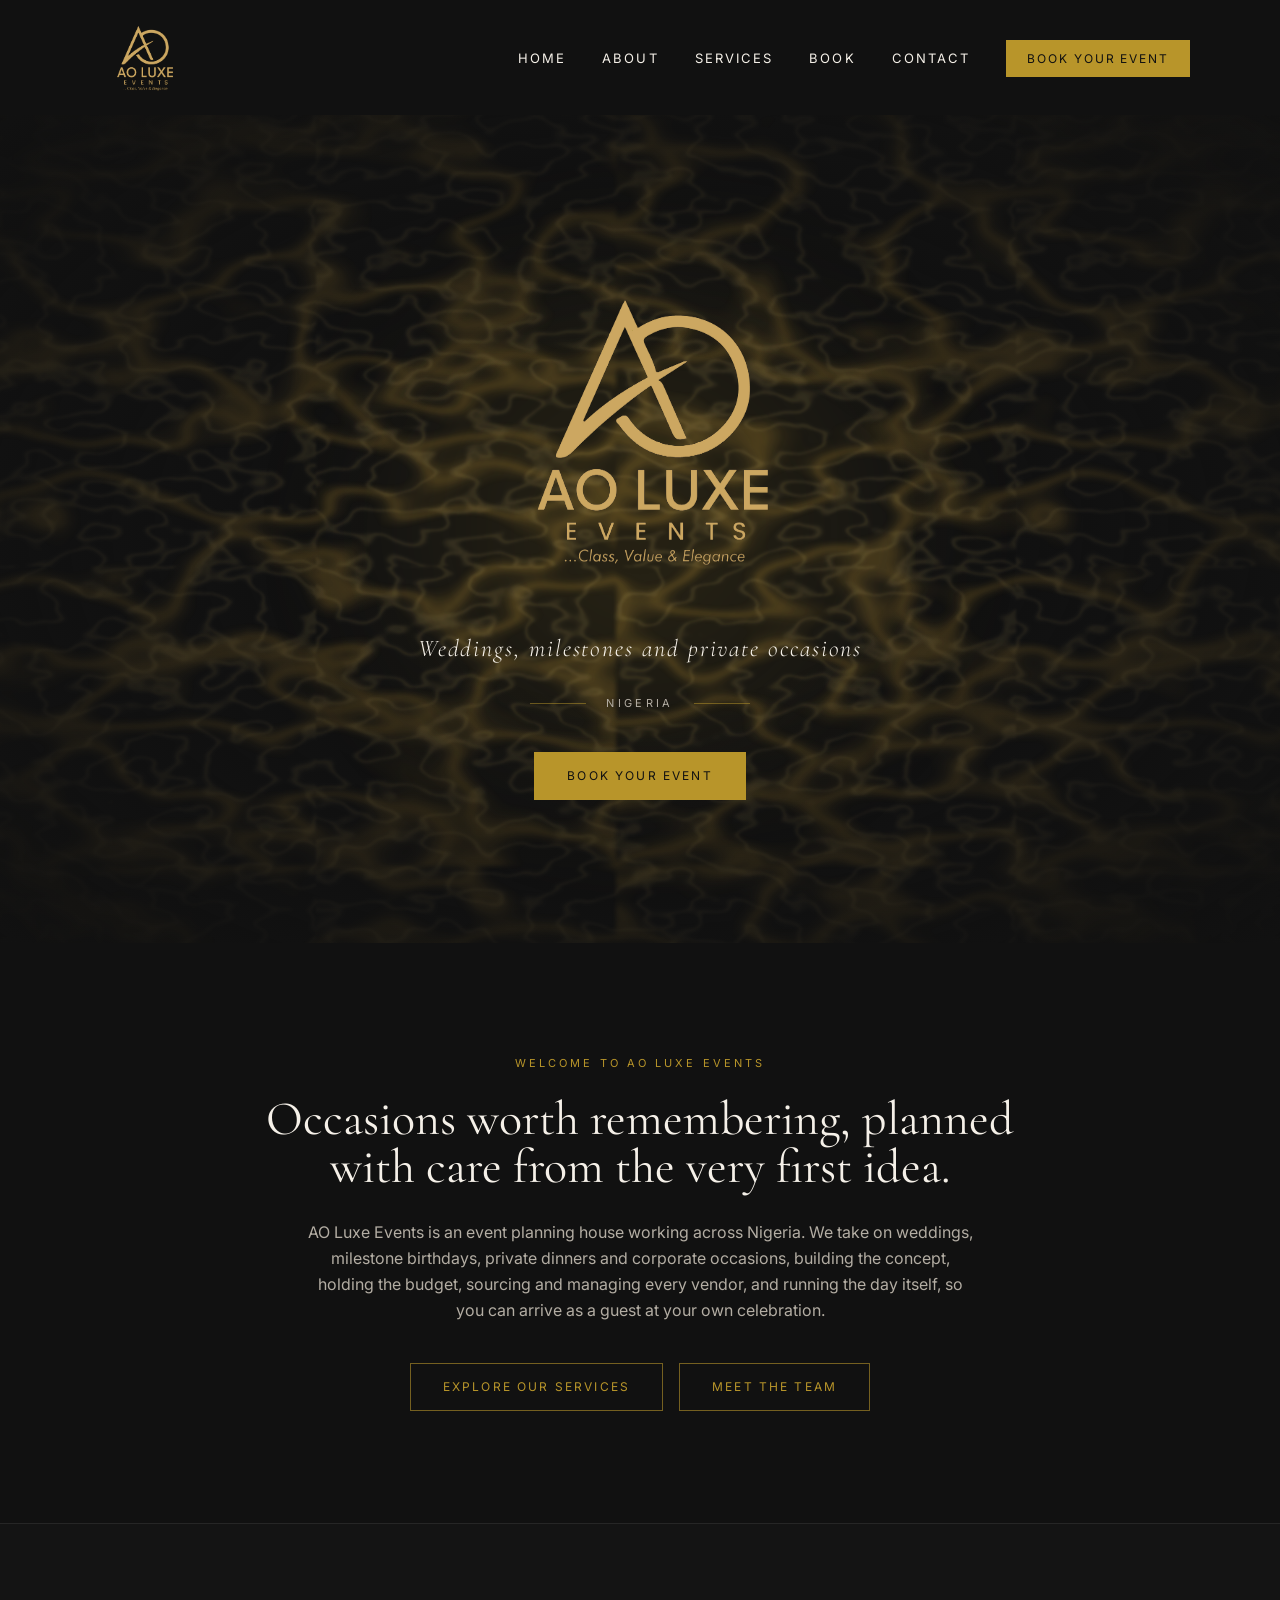
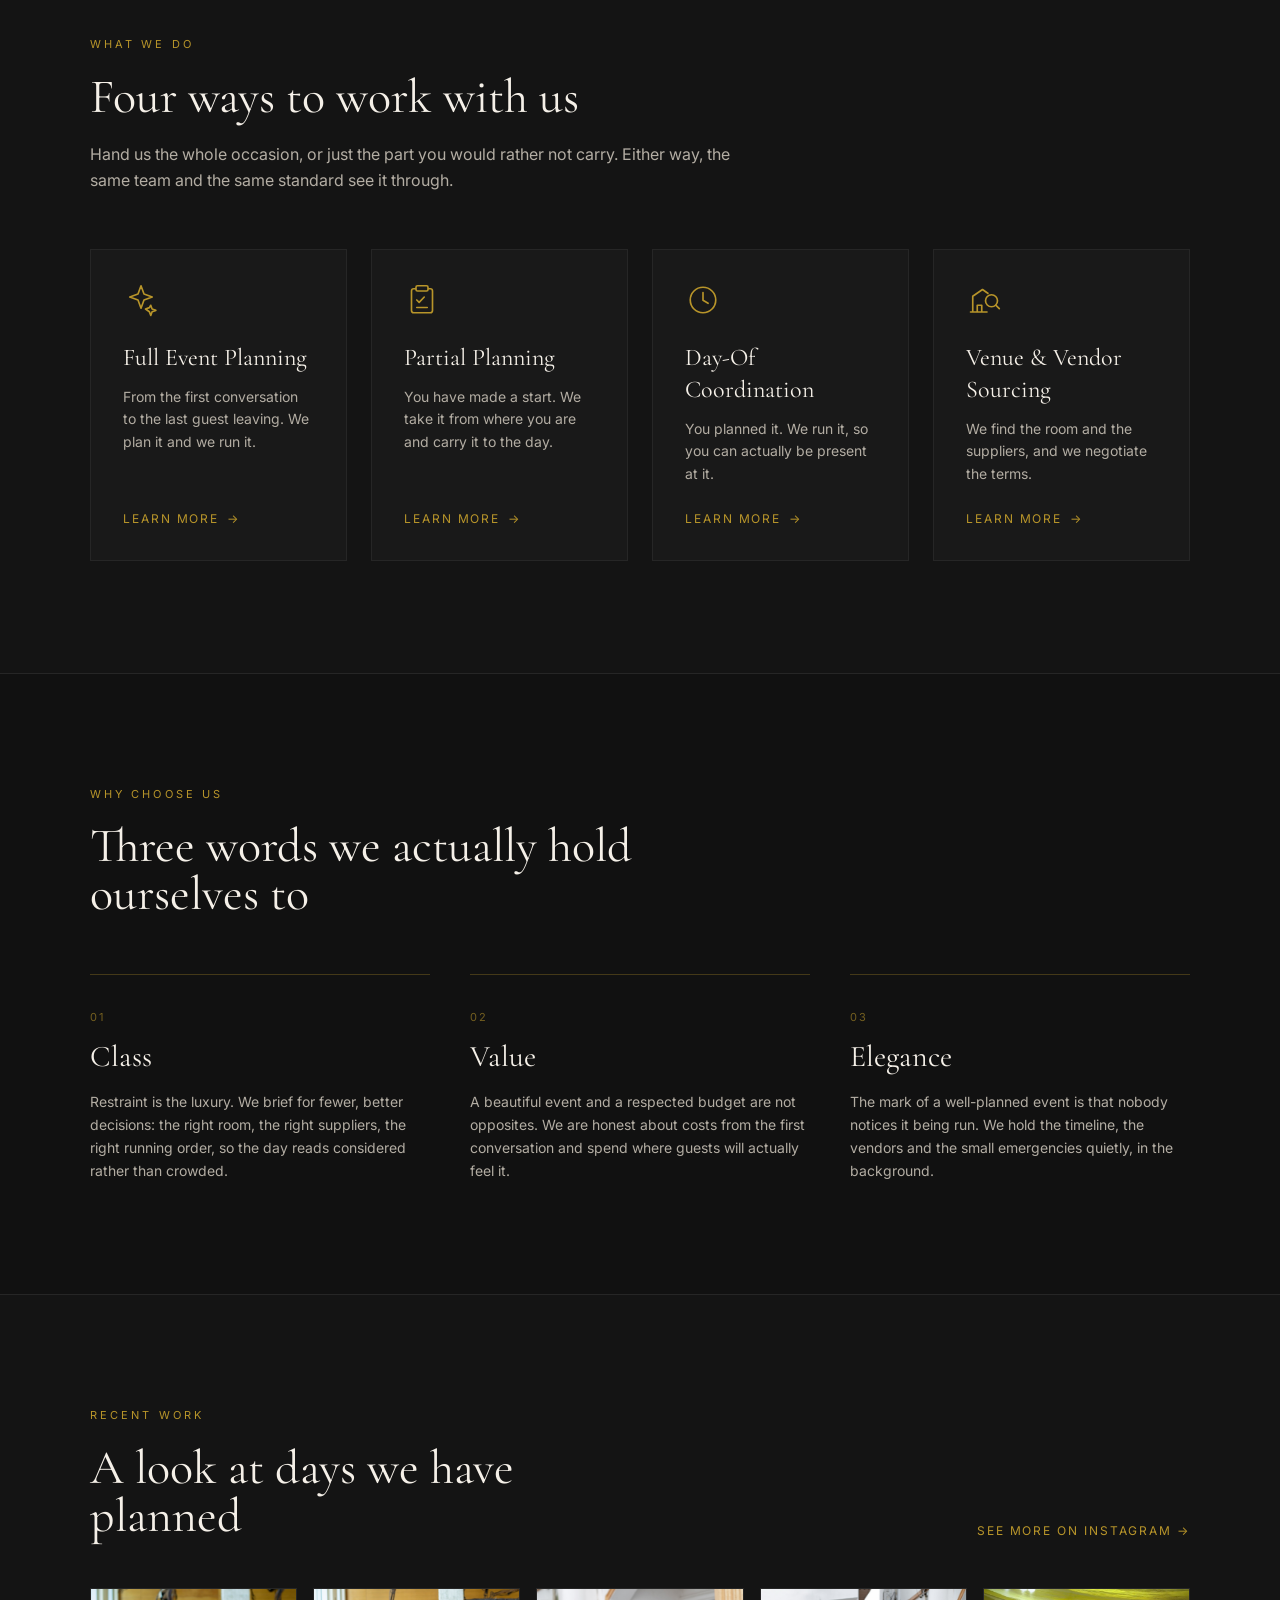
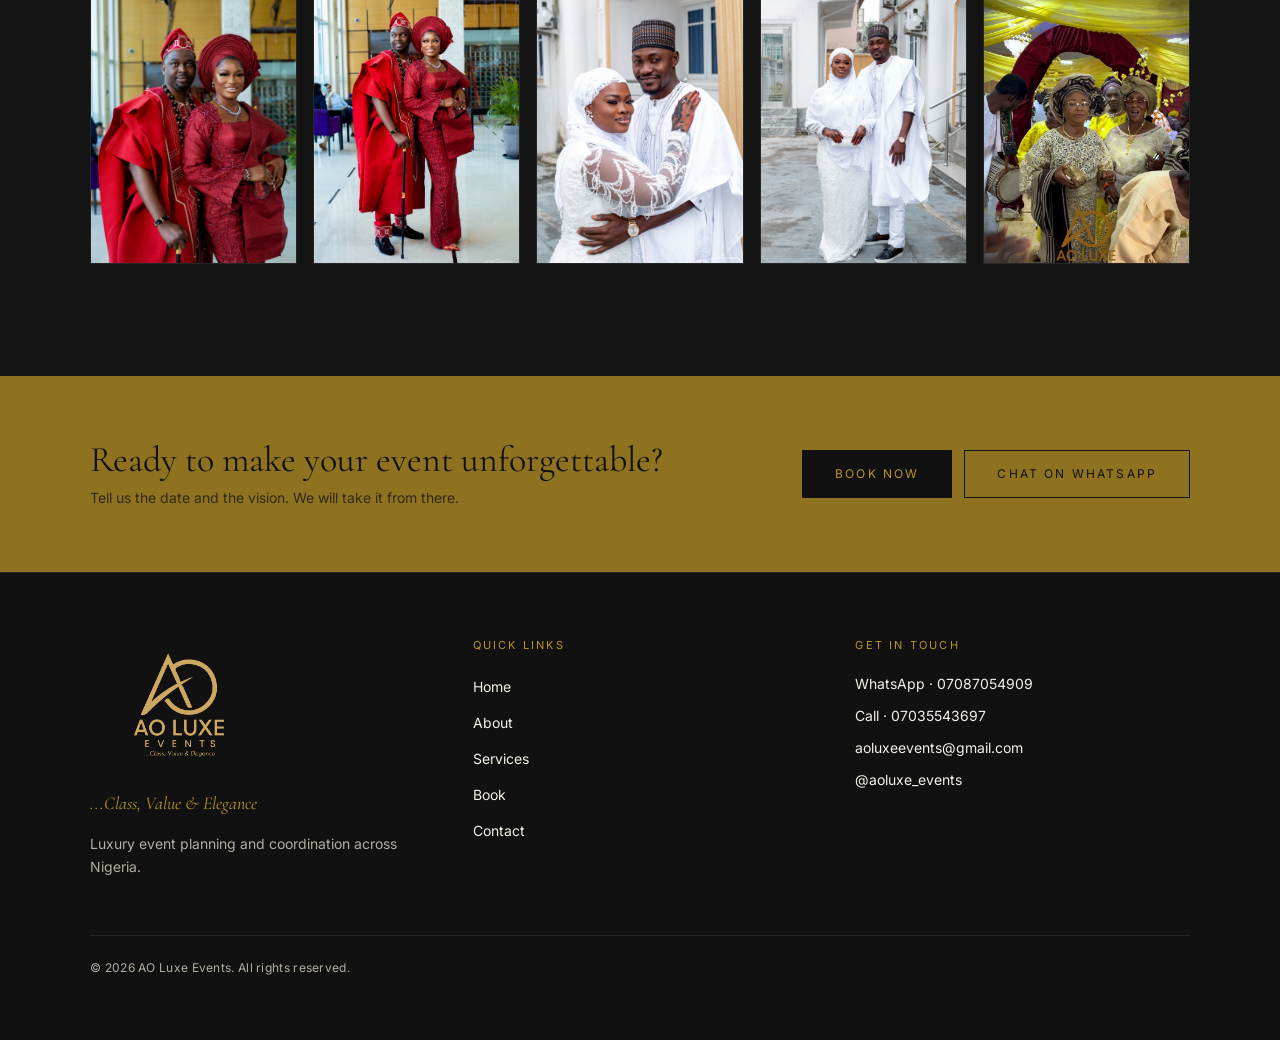
<file: AO LUXE /ao-luxe-vercel/index.html>
<!doctype html>
<html lang="en">
<head>
<meta charset="utf-8">
<meta name="viewport" content="width=device-width, initial-scale=1">
<title>AO Luxe Events | Class, Value &amp; Elegance</title>
<meta name="description" content="AO Luxe Events plans and coordinates luxury weddings, birthdays and corporate occasions across Nigeria. Class, value and elegance from first idea to final flourish.">
<link rel="icon" href="assets/images/logo.jpg">

<meta property="og:title" content="AO Luxe Events | Class, Value &amp; Elegance">
<meta property="og:description" content="AO Luxe Events plans and coordinates luxury weddings, birthdays and corporate occasions across Nigeria. Class, value and elegance from first idea to final flourish.">
<meta property="og:image" content="assets/images/logo.jpg">
<meta property="og:type" content="website">

<link rel="preconnect" href="https://fonts.googleapis.com">
<link rel="preconnect" href="https://fonts.gstatic.com" crossorigin>
<link href="https://fonts.googleapis.com/css2?family=Cormorant+Garamond:ital,wght@0,300;0,400;0,500;0,600;0,700;1,400&family=Inter:wght@300;400;500;600&display=swap" rel="stylesheet">

<link rel="stylesheet" href="assets/css/styles.css">
</head>
<body class="flex min-h-screen flex-col bg-ink font-body text-cream antialiased">

<header id="site-header" class="sticky top-0 z-50 border-b border-transparent bg-ink transition-colors duration-300">
  <nav class="mx-auto flex max-w-content items-center justify-between px-6 py-4 lg:px-10">

    <!--
      The logo file has a solid #0C0C0C background, a shade darker than
      the page. mix-blend-lighten drops that black so the gold sits
      directly on the page. The artwork itself is never altered.
    -->
    <a href="index.html" aria-label="AO Luxe Events home" class="block w-[86px] sm:w-[104px]">
      <img src="assets/images/logo.jpg" alt="AO Luxe Events, ...Class, Value &amp; Elegance"
           width="1190" height="935" class="h-auto w-full mix-blend-lighten">
    </a>

    <ul class="hidden items-center gap-9 md:flex">
              <li>
          <a href="index.html"
             class="font-body text-[13px] uppercase tracking-[0.16em] transition-colors duration-200 text-cream hover:text-gold-light">
            Home          </a>
        </li>
              <li>
          <a href="about.html"
             class="font-body text-[13px] uppercase tracking-[0.16em] transition-colors duration-200 text-cream hover:text-gold-light">
            About          </a>
        </li>
              <li>
          <a href="services.html"
             class="font-body text-[13px] uppercase tracking-[0.16em] transition-colors duration-200 text-cream hover:text-gold-light">
            Services          </a>
        </li>
              <li>
          <a href="book.html"
             class="font-body text-[13px] uppercase tracking-[0.16em] transition-colors duration-200 text-cream hover:text-gold-light">
            Book          </a>
        </li>
              <li>
          <a href="contact.html"
             class="font-body text-[13px] uppercase tracking-[0.16em] transition-colors duration-200 text-cream hover:text-gold-light">
            Contact          </a>
        </li>
            <li>
        <a href="book.html" class="border border-gold bg-gold px-5 py-2.5 font-body text-[12px] uppercase tracking-[0.16em] text-ink transition-all duration-200 hover:bg-gold-light">
          Book Your Event
        </a>
      </li>
    </ul>

    <button type="button" id="menu-toggle" aria-expanded="false" aria-label="Open menu"
            class="flex h-10 w-10 flex-col items-center justify-center gap-[5px] md:hidden">
      <span class="block h-px w-6 bg-gold transition-transform duration-300"></span>
      <span class="block h-px w-6 bg-gold transition-opacity duration-200"></span>
      <span class="block h-px w-6 bg-gold transition-transform duration-300"></span>
    </button>
  </nav>

  <div id="mobile-menu" class="hidden border-t border-ink-line bg-ink md:hidden">
    <ul class="flex flex-col px-6 py-2">
              <li class="border-b border-ink-line last:border-0">
          <a href="index.html" class="block py-4 font-body text-sm uppercase tracking-[0.16em] text-cream">
            Home          </a>
        </li>
              <li class="border-b border-ink-line last:border-0">
          <a href="about.html" class="block py-4 font-body text-sm uppercase tracking-[0.16em] text-cream">
            About          </a>
        </li>
              <li class="border-b border-ink-line last:border-0">
          <a href="services.html" class="block py-4 font-body text-sm uppercase tracking-[0.16em] text-cream">
            Services          </a>
        </li>
              <li class="border-b border-ink-line last:border-0">
          <a href="book.html" class="block py-4 font-body text-sm uppercase tracking-[0.16em] text-cream">
            Book          </a>
        </li>
              <li class="border-b border-ink-line last:border-0">
          <a href="contact.html" class="block py-4 font-body text-sm uppercase tracking-[0.16em] text-cream">
            Contact          </a>
        </li>
          </ul>
    <div class="px-6 pb-6">
      <a href="book.html" class="block bg-gold px-5 py-3 text-center font-body text-[12px] uppercase tracking-[0.16em] text-ink">Book Your Event</a>
    </div>
  </div>
</header>

<main class="flex-1">

<!--
  1. HERO
  Light, water and typography on one clock. The caustic sheets drift
  behind the mark; the logo blends into them rather than sitting on
  top, so the light appears to pass through the artwork. Timings and
  the full timeline are documented in assets/css/styles.css.
-->
<section class="hero">
  <div class="hero-water hero-water--a" aria-hidden="true"></div>
  <div class="hero-water hero-water--b" aria-hidden="true"></div>
  <div class="hero-pool" aria-hidden="true"></div>
  <div class="hero-vignette" aria-hidden="true"></div>

  <div class="hero-copy">
    <div class="hero-mark">
      <img src="assets/images/logo.jpg" alt="AO Luxe Events, ...Class, Value &amp; Elegance"
           width="1190" height="935">
    </div>

    <p class="hero-line">Weddings, milestones and private occasions</p>

    <div class="hero-rule">
      <span aria-hidden="true"></span>
      <span class="hero-place">Nigeria</span>
      <span aria-hidden="true"></span>
    </div>

    <a href="book.html" class="btn-gold hero-cta">Book Your Event</a>
  </div>
</section>

<!-- 2. INTRODUCTION -->
<section class="section text-center">
  <p class="eyebrow">Welcome to AO Luxe Events</p>
  <h1 class="mx-auto mt-6 max-w-3xl font-display text-4xl leading-[1.15] text-cream sm:text-5xl">
    Occasions worth remembering, planned with care from the very first idea.
  </h1>
  <p class="mx-auto mt-7 max-w-2xl font-body text-base leading-relaxed text-cream-muted">
    AO Luxe Events is an event planning house working across Nigeria. We take on
    weddings, milestone birthdays, private dinners and corporate occasions,
    building the concept, holding the budget, sourcing and managing every vendor,
    and running the day itself, so you can arrive as a guest at your own celebration.
  </p>
  <div class="mt-10 flex flex-col items-center justify-center gap-4 sm:flex-row">
    <a href="services.html" class="btn-outline">Explore Our Services</a>
    <a href="about.html" class="btn-outline">Meet The Team</a>
  </div>
</section>

<!-- 3. SERVICES -->
<section class="border-y border-ink-line bg-ink-soft/40">
  <div class="section">
    <div class="max-w-2xl">
      <p class="eyebrow">What We Do</p>
      <h2 class="mt-5 font-display text-4xl leading-tight text-cream sm:text-5xl">Four ways to work with us</h2>
      <p class="mt-5 font-body text-base leading-relaxed text-cream-muted">
        Hand us the whole occasion, or just the part you would rather not carry.
        Either way, the same team and the same standard see it through.
      </p>
    </div>

    <div class="mt-14 grid gap-6 sm:grid-cols-2 lg:grid-cols-4">
              <article class="group flex h-full flex-col border border-ink-line bg-ink-soft p-8 transition-all duration-300 hover:border-gold/50">
          <div class="h-9 w-9 text-gold">  <svg viewBox="0 0 24 24" stroke-width="1.1" class="h-full w-full fill-none stroke-current">
    <path d="M12 2.5 14 8l5.5 2-5.5 2-2 5.5-2-5.5L4.5 10 10 8z" stroke-linejoin="round"/>
    <path d="M18.5 15.5 19.4 18l2.5.9-2.5.9-.9 2.5-.9-2.5L15 18l2.6-.9z" stroke-linejoin="round"/>
  </svg>
</div>
          <h3 class="mt-6 font-display text-2xl text-cream">Full Event Planning</h3>
          <p class="mt-3 flex-1 font-body text-sm leading-relaxed text-cream-muted">From the first conversation to the last guest leaving. We plan it and we run it.</p>
          <a href="services.html#full-planning" class="mt-6 inline-flex items-center gap-2 font-body text-[12px] uppercase tracking-[0.16em] text-gold transition-colors duration-200 hover:text-gold-light">
            Learn More <span aria-hidden="true">&rarr;</span>
          </a>
        </article>
              <article class="group flex h-full flex-col border border-ink-line bg-ink-soft p-8 transition-all duration-300 hover:border-gold/50">
          <div class="h-9 w-9 text-gold">  <svg viewBox="0 0 24 24" stroke-width="1.1" class="h-full w-full fill-none stroke-current">
    <path d="M8 4.5H6.5A1.5 1.5 0 0 0 5 6v13a1.5 1.5 0 0 0 1.5 1.5h11A1.5 1.5 0 0 0 19 19V6a1.5 1.5 0 0 0-1.5-1.5H16" stroke-linejoin="round"/>
    <rect x="8" y="2.5" width="8" height="3.5" rx="1"/>
    <path d="m8.5 12 1.6 1.6L13.5 10" stroke-linecap="round" stroke-linejoin="round"/>
    <path d="M8.5 17h7" stroke-linecap="round"/>
  </svg>
</div>
          <h3 class="mt-6 font-display text-2xl text-cream">Partial Planning</h3>
          <p class="mt-3 flex-1 font-body text-sm leading-relaxed text-cream-muted">You have made a start. We take it from where you are and carry it to the day.</p>
          <a href="services.html#partial-planning" class="mt-6 inline-flex items-center gap-2 font-body text-[12px] uppercase tracking-[0.16em] text-gold transition-colors duration-200 hover:text-gold-light">
            Learn More <span aria-hidden="true">&rarr;</span>
          </a>
        </article>
              <article class="group flex h-full flex-col border border-ink-line bg-ink-soft p-8 transition-all duration-300 hover:border-gold/50">
          <div class="h-9 w-9 text-gold">  <svg viewBox="0 0 24 24" stroke-width="1.1" class="h-full w-full fill-none stroke-current">
    <circle cx="12" cy="12" r="8.5"/>
    <path d="M12 7v5.2l3.4 2" stroke-linecap="round" stroke-linejoin="round"/>
  </svg>
</div>
          <h3 class="mt-6 font-display text-2xl text-cream">Day-Of Coordination</h3>
          <p class="mt-3 flex-1 font-body text-sm leading-relaxed text-cream-muted">You planned it. We run it, so you can actually be present at it.</p>
          <a href="services.html#day-of" class="mt-6 inline-flex items-center gap-2 font-body text-[12px] uppercase tracking-[0.16em] text-gold transition-colors duration-200 hover:text-gold-light">
            Learn More <span aria-hidden="true">&rarr;</span>
          </a>
        </article>
              <article class="group flex h-full flex-col border border-ink-line bg-ink-soft p-8 transition-all duration-300 hover:border-gold/50">
          <div class="h-9 w-9 text-gold">  <svg viewBox="0 0 24 24" stroke-width="1.1" class="h-full w-full fill-none stroke-current">
    <path d="M3 20h11" stroke-linecap="round"/>
    <path d="M4.5 20V9.5L11 5l4 2.8" stroke-linejoin="round"/>
    <path d="M7.5 20v-4.5h3V20" stroke-linejoin="round"/>
    <circle cx="17" cy="12.5" r="4"/>
    <path d="m20 15.6 2.2 2.2" stroke-linecap="round"/>
  </svg>
</div>
          <h3 class="mt-6 font-display text-2xl text-cream">Venue &amp; Vendor Sourcing</h3>
          <p class="mt-3 flex-1 font-body text-sm leading-relaxed text-cream-muted">We find the room and the suppliers, and we negotiate the terms.</p>
          <a href="services.html#sourcing" class="mt-6 inline-flex items-center gap-2 font-body text-[12px] uppercase tracking-[0.16em] text-gold transition-colors duration-200 hover:text-gold-light">
            Learn More <span aria-hidden="true">&rarr;</span>
          </a>
        </article>
          </div>
  </div>
</section>

<!-- 4. WHY CHOOSE US -->
<section class="section">
  <div class="max-w-2xl">
    <p class="eyebrow">Why Choose Us</p>
    <h2 class="mt-5 font-display text-4xl leading-tight text-cream sm:text-5xl">Three words we actually hold ourselves to</h2>
  </div>
  <div class="mt-14 grid gap-10 md:grid-cols-3">
          <div class="border-t border-gold/30 pt-7">
        <span class="font-body text-[11px] tracking-[0.2em] text-gold/60">01</span>
        <h3 class="mt-3 font-display text-3xl text-cream">Class</h3>
        <p class="mt-4 font-body text-sm leading-relaxed text-cream-muted">Restraint is the luxury. We brief for fewer, better decisions: the right room, the right suppliers, the right running order, so the day reads considered rather than crowded.</p>
      </div>
          <div class="border-t border-gold/30 pt-7">
        <span class="font-body text-[11px] tracking-[0.2em] text-gold/60">02</span>
        <h3 class="mt-3 font-display text-3xl text-cream">Value</h3>
        <p class="mt-4 font-body text-sm leading-relaxed text-cream-muted">A beautiful event and a respected budget are not opposites. We are honest about costs from the first conversation and spend where guests will actually feel it.</p>
      </div>
          <div class="border-t border-gold/30 pt-7">
        <span class="font-body text-[11px] tracking-[0.2em] text-gold/60">03</span>
        <h3 class="mt-3 font-display text-3xl text-cream">Elegance</h3>
        <p class="mt-4 font-body text-sm leading-relaxed text-cream-muted">The mark of a well-planned event is that nobody notices it being run. We hold the timeline, the vendors and the small emergencies quietly, in the background.</p>
      </div>
      </div>
</section>

<!-- 5. RECENT WORK -->
<section id="recent-work" class="border-t border-ink-line bg-ink-soft/40">
  <div class="section">
    <div class="flex flex-col gap-6 sm:flex-row sm:items-end sm:justify-between">
      <div class="max-w-xl">
        <p class="eyebrow">Recent Work</p>
        <h2 class="mt-5 font-display text-4xl leading-tight text-cream sm:text-5xl">A look at days we have planned</h2>
      </div>
      <a href="https://instagram.com/aoluxe_events" target="_blank" rel="noopener" class="font-body text-[12px] uppercase tracking-[0.16em] text-gold transition-colors duration-200 hover:text-gold-light">
        See more on Instagram &rarr;
      </a>
    </div>

    <div class="mt-12 grid grid-cols-2 gap-4 sm:grid-cols-3 lg:grid-cols-5">
              <div class="aspect-[3/4] w-full overflow-hidden border border-ink-line bg-ink-soft">
          <img src="assets/images/gallery/event-1.jpg" alt="Couple in matching red aso-oke and gele at a traditional wedding planned by AO Luxe Events" loading="lazy"
               class="h-full w-full object-cover transition-transform duration-700 hover:scale-[1.04]">
        </div>
              <div class="aspect-[3/4] w-full overflow-hidden border border-ink-line bg-ink-soft">
          <img src="assets/images/gallery/event-2.jpg" alt="Bride and groom in red traditional attire at their wedding reception venue" loading="lazy"
               class="h-full w-full object-cover transition-transform duration-700 hover:scale-[1.04]">
        </div>
              <div class="aspect-[3/4] w-full overflow-hidden border border-ink-line bg-ink-soft">
          <img src="assets/images/gallery/event-3.jpg" alt="Couple in white lace and agbada at their nikkai, planned by AO Luxe Events" loading="lazy"
               class="h-full w-full object-cover transition-transform duration-700 hover:scale-[1.04]">
        </div>
              <div class="aspect-[3/4] w-full overflow-hidden border border-ink-line bg-ink-soft">
          <img src="assets/images/gallery/event-4.jpg" alt="Bride and groom in white traditional attire on their wedding day" loading="lazy"
               class="h-full w-full object-cover transition-transform duration-700 hover:scale-[1.04]">
        </div>
              <div class="aspect-[3/4] w-full overflow-hidden border border-ink-line bg-ink-soft">
          <img src="assets/images/gallery/event-5.jpg" alt="Guests arriving under a draped canopy at a reception planned by AO Luxe Events" loading="lazy"
               class="h-full w-full object-cover transition-transform duration-700 hover:scale-[1.04]">
        </div>
          </div>
  </div>
</section>

<section class="bg-gold-dark">
  <div class="mx-auto flex max-w-content flex-col items-center gap-6 px-6 py-16 text-center lg:flex-row lg:justify-between lg:px-10 lg:text-left">
    <div>
      <h2 class="font-display text-3xl leading-tight text-ink sm:text-4xl">Ready to make your event unforgettable?</h2>
      <p class="mt-2 font-body text-sm text-ink/75">Tell us the date and the vision. We will take it from there.</p>
    </div>
    <div class="flex flex-col gap-3 sm:flex-row">
      <a href="book.html" class="inline-flex items-center justify-center border border-ink bg-ink px-8 py-3.5 font-body text-[12px] uppercase tracking-[0.18em] text-gold transition-opacity duration-300 hover:opacity-85">Book Now</a>
      <a href="https://wa.me/2347087054909?text=Hello%20AO%20Luxe%20Events%2C%20I%20would%20like%20to%20enquire%20about%20booking%20an%20event." target="_blank" rel="noopener" class="inline-flex items-center justify-center border border-ink px-8 py-3.5 font-body text-[12px] uppercase tracking-[0.18em] text-ink transition-colors duration-300 hover:bg-ink hover:text-gold">Chat on WhatsApp</a>
    </div>
  </div>
</section>
</main>

<footer class="border-t border-ink-line bg-ink">
  <div class="mx-auto max-w-content px-6 py-16 lg:px-10">
    <div class="grid gap-12 md:grid-cols-3">

      <div>
        <a href="index.html" class="block w-[168px]">
          <img src="assets/images/logo.jpg" alt="AO Luxe Events"
               width="1190" height="935" class="h-auto w-full mix-blend-lighten">
        </a>
        <p class="mt-5 font-display text-lg italic text-gold">...Class, Value &amp; Elegance</p>
        <p class="mt-4 max-w-xs font-body text-sm leading-relaxed text-cream-muted">Luxury event planning and coordination across Nigeria.</p>
      </div>

      <div>
        <h4 class="font-body text-[11px] uppercase tracking-[0.2em] text-gold">Quick Links</h4>
        <ul class="mt-5 space-y-3">
                      <li><a href="index.html" class="font-body text-sm text-cream transition-colors duration-200 hover:text-gold">Home</a></li>
                      <li><a href="about.html" class="font-body text-sm text-cream transition-colors duration-200 hover:text-gold">About</a></li>
                      <li><a href="services.html" class="font-body text-sm text-cream transition-colors duration-200 hover:text-gold">Services</a></li>
                      <li><a href="book.html" class="font-body text-sm text-cream transition-colors duration-200 hover:text-gold">Book</a></li>
                      <li><a href="contact.html" class="font-body text-sm text-cream transition-colors duration-200 hover:text-gold">Contact</a></li>
                  </ul>
      </div>

      <div>
        <h4 class="font-body text-[11px] uppercase tracking-[0.2em] text-gold">Get In Touch</h4>
        <ul class="mt-5 space-y-3 font-body text-sm text-cream">
          <li><a href="https://wa.me/2347087054909?text=Hello%20AO%20Luxe%20Events%2C%20I%20would%20like%20to%20enquire%20about%20booking%20an%20event." target="_blank" rel="noopener" class="transition-colors duration-200 hover:text-gold">WhatsApp &middot; 07087054909</a></li>
          <li><a href="tel:+2347035543697" class="transition-colors duration-200 hover:text-gold">Call &middot; 07035543697</a></li>
          <li><a href="mailto:aoluxeevents@gmail.com" class="break-all transition-colors duration-200 hover:text-gold">aoluxeevents@gmail.com</a></li>
          <li><a href="https://instagram.com/aoluxe_events" target="_blank" rel="noopener" class="transition-colors duration-200 hover:text-gold">@aoluxe_events</a></li>
        </ul>
      </div>
    </div>

    <div class="mt-14 border-t border-ink-line pt-6">
      <p class="font-body text-xs tracking-wide text-cream-muted">
        &copy; 2026 AO Luxe Events. All rights reserved.
      </p>
    </div>
  </div>
</footer>

<script src="assets/js/script.js"></script>
</body>
</html>
</file>
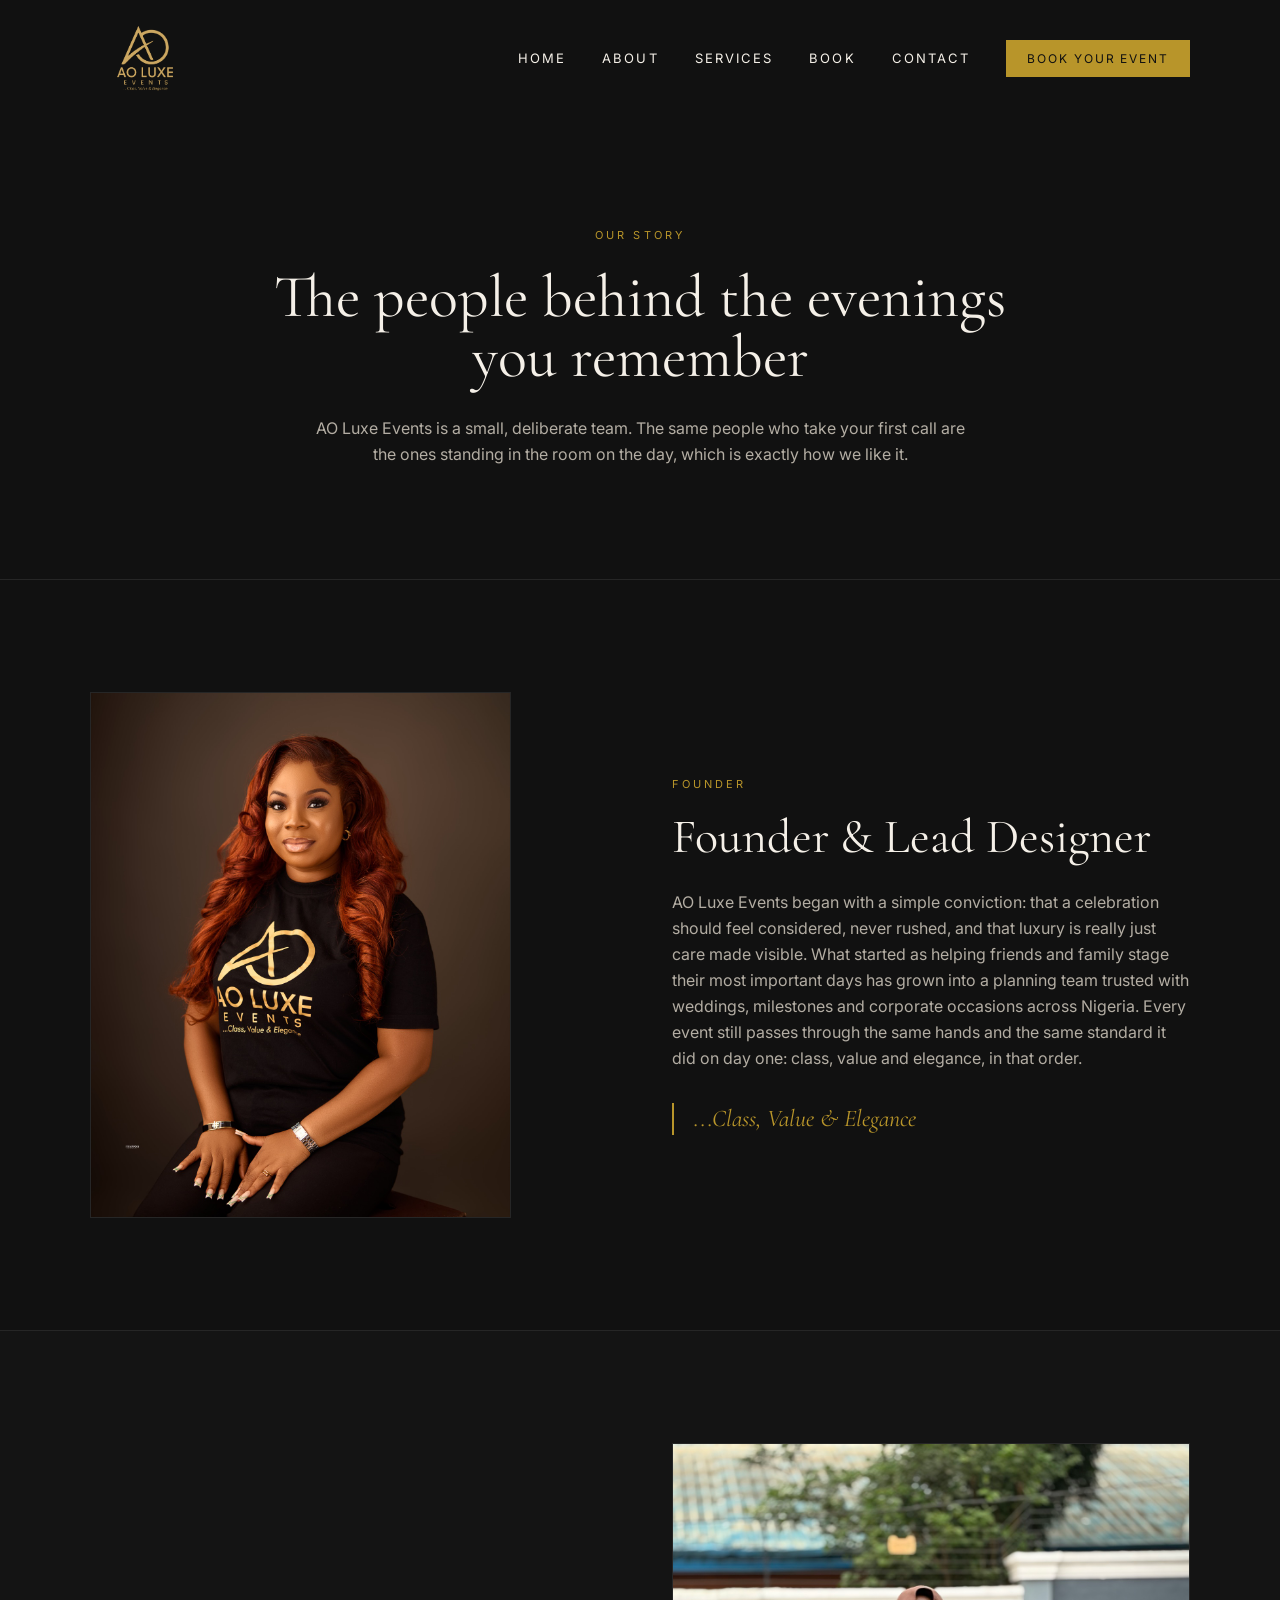
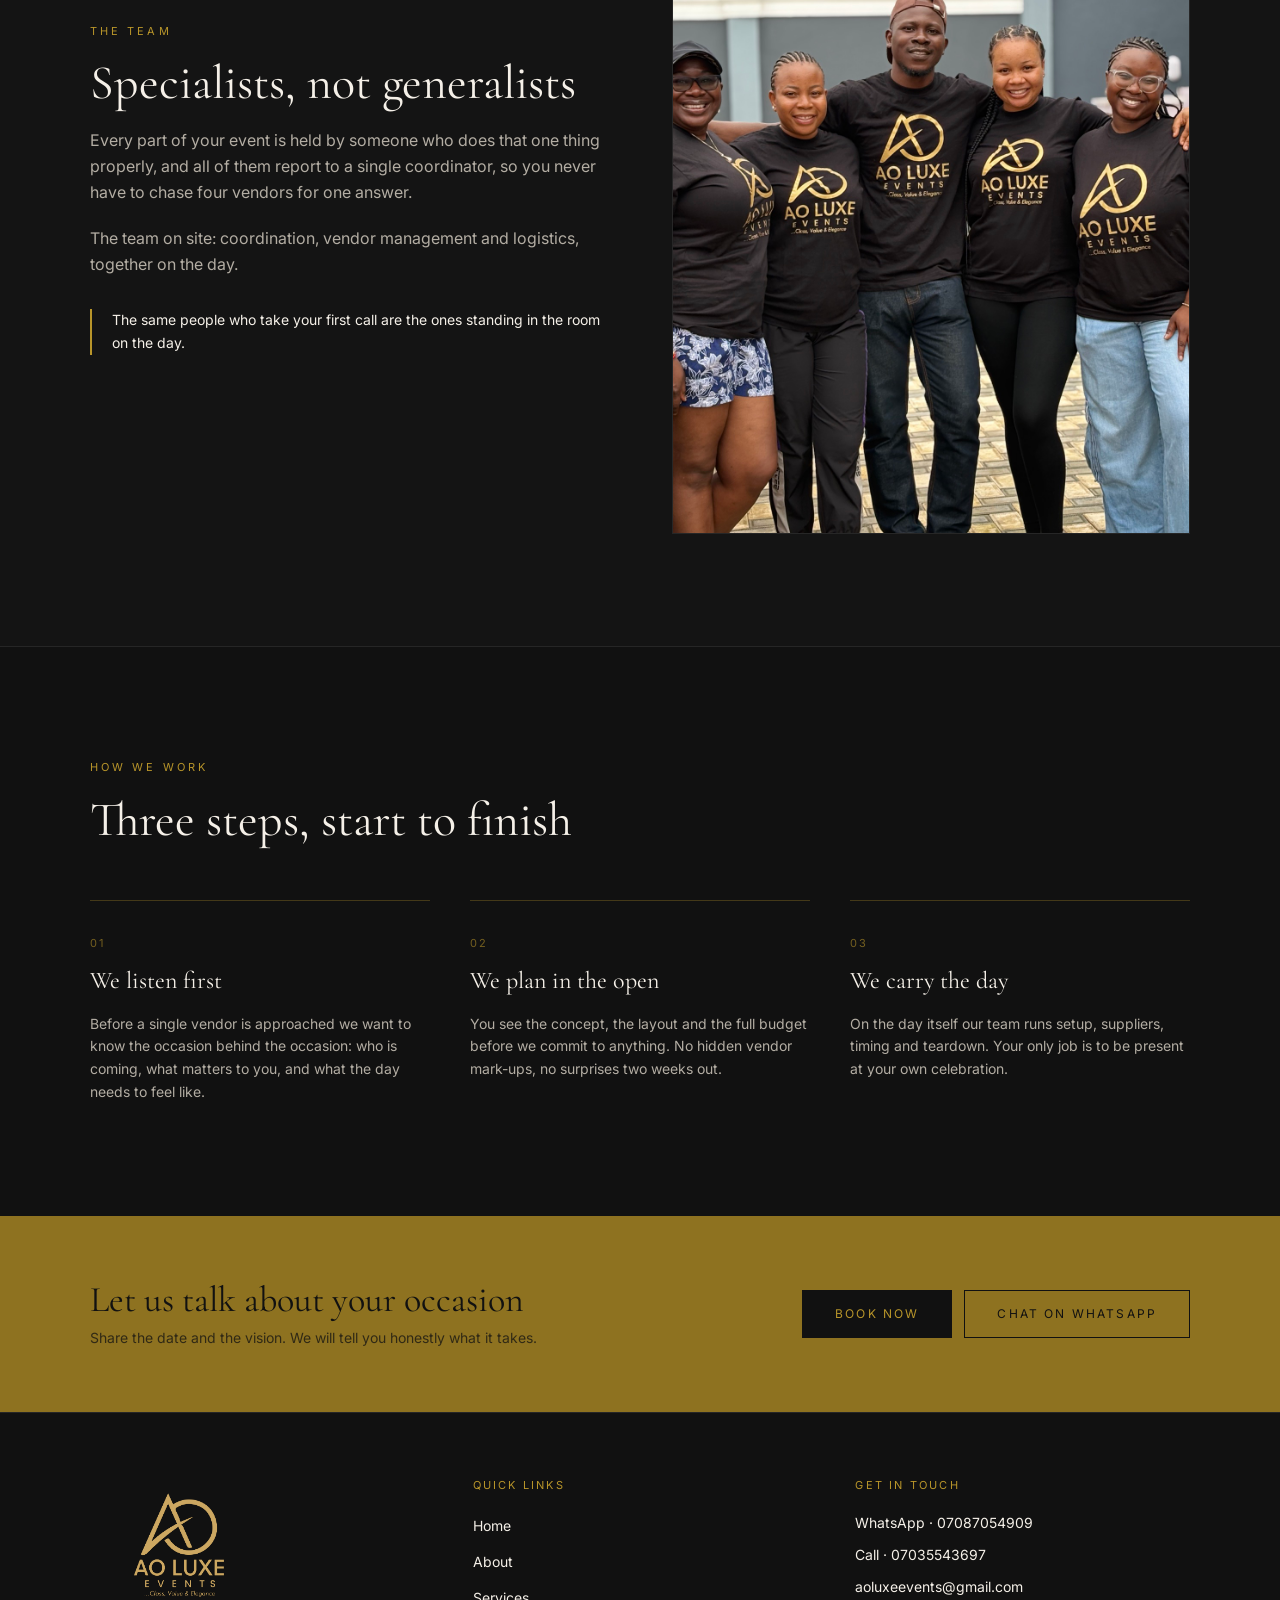
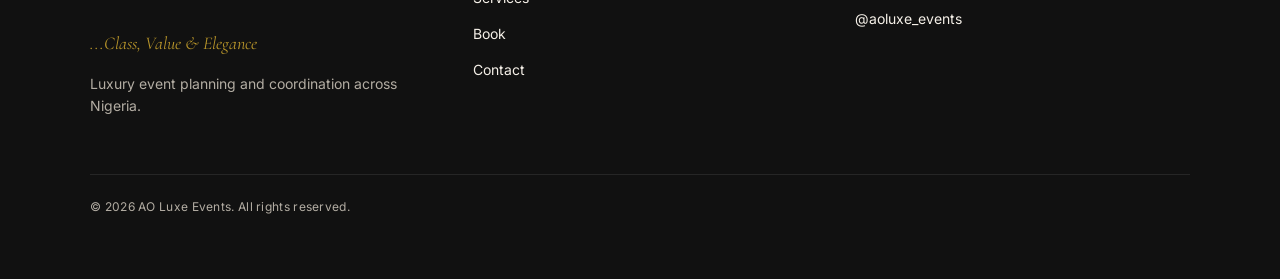
<file: AO LUXE /ao-luxe-vercel/about.html>
<!doctype html>
<html lang="en">
<head>
<meta charset="utf-8">
<meta name="viewport" content="width=device-width, initial-scale=1">
<title>About | AO Luxe Events</title>
<meta name="description" content="Meet the founder and team behind AO Luxe Events, a Nigerian luxury event planning house built on class, value and elegance.">
<link rel="icon" href="assets/images/logo.jpg">

<meta property="og:title" content="About | AO Luxe Events">
<meta property="og:description" content="Meet the founder and team behind AO Luxe Events, a Nigerian luxury event planning house built on class, value and elegance.">
<meta property="og:image" content="assets/images/logo.jpg">
<meta property="og:type" content="website">

<link rel="preconnect" href="https://fonts.googleapis.com">
<link rel="preconnect" href="https://fonts.gstatic.com" crossorigin>
<link href="https://fonts.googleapis.com/css2?family=Cormorant+Garamond:ital,wght@0,300;0,400;0,500;0,600;0,700;1,400&family=Inter:wght@300;400;500;600&display=swap" rel="stylesheet">

<link rel="stylesheet" href="assets/css/styles.css">
</head>
<body class="flex min-h-screen flex-col bg-ink font-body text-cream antialiased">

<header id="site-header" class="sticky top-0 z-50 border-b border-transparent bg-ink transition-colors duration-300">
  <nav class="mx-auto flex max-w-content items-center justify-between px-6 py-4 lg:px-10">

    <!--
      The logo file has a solid #0C0C0C background, a shade darker than
      the page. mix-blend-lighten drops that black so the gold sits
      directly on the page. The artwork itself is never altered.
    -->
    <a href="index.html" aria-label="AO Luxe Events home" class="block w-[86px] sm:w-[104px]">
      <img src="assets/images/logo.jpg" alt="AO Luxe Events, ...Class, Value &amp; Elegance"
           width="1190" height="935" class="h-auto w-full mix-blend-lighten">
    </a>

    <ul class="hidden items-center gap-9 md:flex">
              <li>
          <a href="index.html"
             class="font-body text-[13px] uppercase tracking-[0.16em] transition-colors duration-200 text-cream hover:text-gold-light">
            Home          </a>
        </li>
              <li>
          <a href="about.html"
             class="font-body text-[13px] uppercase tracking-[0.16em] transition-colors duration-200 text-cream hover:text-gold-light">
            About          </a>
        </li>
              <li>
          <a href="services.html"
             class="font-body text-[13px] uppercase tracking-[0.16em] transition-colors duration-200 text-cream hover:text-gold-light">
            Services          </a>
        </li>
              <li>
          <a href="book.html"
             class="font-body text-[13px] uppercase tracking-[0.16em] transition-colors duration-200 text-cream hover:text-gold-light">
            Book          </a>
        </li>
              <li>
          <a href="contact.html"
             class="font-body text-[13px] uppercase tracking-[0.16em] transition-colors duration-200 text-cream hover:text-gold-light">
            Contact          </a>
        </li>
            <li>
        <a href="book.html" class="border border-gold bg-gold px-5 py-2.5 font-body text-[12px] uppercase tracking-[0.16em] text-ink transition-all duration-200 hover:bg-gold-light">
          Book Your Event
        </a>
      </li>
    </ul>

    <button type="button" id="menu-toggle" aria-expanded="false" aria-label="Open menu"
            class="flex h-10 w-10 flex-col items-center justify-center gap-[5px] md:hidden">
      <span class="block h-px w-6 bg-gold transition-transform duration-300"></span>
      <span class="block h-px w-6 bg-gold transition-opacity duration-200"></span>
      <span class="block h-px w-6 bg-gold transition-transform duration-300"></span>
    </button>
  </nav>

  <div id="mobile-menu" class="hidden border-t border-ink-line bg-ink md:hidden">
    <ul class="flex flex-col px-6 py-2">
              <li class="border-b border-ink-line last:border-0">
          <a href="index.html" class="block py-4 font-body text-sm uppercase tracking-[0.16em] text-cream">
            Home          </a>
        </li>
              <li class="border-b border-ink-line last:border-0">
          <a href="about.html" class="block py-4 font-body text-sm uppercase tracking-[0.16em] text-cream">
            About          </a>
        </li>
              <li class="border-b border-ink-line last:border-0">
          <a href="services.html" class="block py-4 font-body text-sm uppercase tracking-[0.16em] text-cream">
            Services          </a>
        </li>
              <li class="border-b border-ink-line last:border-0">
          <a href="book.html" class="block py-4 font-body text-sm uppercase tracking-[0.16em] text-cream">
            Book          </a>
        </li>
              <li class="border-b border-ink-line last:border-0">
          <a href="contact.html" class="block py-4 font-body text-sm uppercase tracking-[0.16em] text-cream">
            Contact          </a>
        </li>
          </ul>
    <div class="px-6 pb-6">
      <a href="book.html" class="block bg-gold px-5 py-3 text-center font-body text-[12px] uppercase tracking-[0.16em] text-ink">Book Your Event</a>
    </div>
  </div>
</header>

<main class="flex-1">

<section class="border-b border-ink-line">
  <div class="section text-center">
    <p class="eyebrow">Our Story</p>
    <h1 class="mx-auto mt-6 max-w-3xl font-display text-5xl leading-[1.1] text-cream sm:text-6xl">The people behind the evenings you remember</h1>
    <p class="mx-auto mt-7 max-w-2xl font-body text-base leading-relaxed text-cream-muted">
      AO Luxe Events is a small, deliberate team. The same people who take
      your first call are the ones standing in the room on the day, which is exactly how we like it.
    </p>
  </div>
</section>

<section class="section">
  <div class="grid items-center gap-12 lg:grid-cols-12 lg:gap-16">
    <div class="lg:col-span-5">
      <div class="aspect-[4/5] w-full overflow-hidden border border-ink-line bg-ink-soft">
        <img src="assets/images/team/owner-photo.jpg" alt="Founder &amp; Lead Designer, Founder &amp; Lead Designer of AO Luxe Events" class="h-full w-full object-cover">
      </div>
    </div>
    <div class="lg:col-span-6 lg:col-start-7">
      <p class="eyebrow">Founder</p>
      <h2 class="mt-5 font-display text-4xl leading-tight text-cream sm:text-5xl">Founder &amp; Lead Designer</h2>
            <p class="mt-7 font-body text-base leading-relaxed text-cream-muted">AO Luxe Events began with a simple conviction: that a celebration should feel considered, never rushed, and that luxury is really just care made visible. What started as helping friends and family stage their most important days has grown into a planning team trusted with weddings, milestones and corporate occasions across Nigeria. Every event still passes through the same hands and the same standard it did on day one: class, value and elegance, in that order.</p>
      <p class="mt-8 border-l-2 border-gold pl-5 font-display text-2xl italic text-gold">...Class, Value &amp; Elegance</p>
    </div>
  </div>
</section>

<section class="border-y border-ink-line bg-ink-soft/40">
  <div class="section grid items-center gap-12 lg:grid-cols-12 lg:gap-16">
    <div class="lg:col-span-6">
      <p class="eyebrow">The Team</p>
      <h2 class="mt-5 font-display text-4xl leading-tight text-cream sm:text-5xl">Specialists, not generalists</h2>
      <p class="mt-5 font-body text-base leading-relaxed text-cream-muted">
        Every part of your event is held by someone who does that one thing
        properly, and all of them report to a single coordinator, so you never
        have to chase four vendors for one answer.
      </p>
      <p class="mt-5 font-body text-base leading-relaxed text-cream-muted">The team on site: coordination, vendor management and logistics, together on the day.</p>
      <p class="mt-8 border-l-2 border-gold pl-5 font-body text-sm leading-relaxed text-cream">
        The same people who take your first call are the ones standing in the room on the day.
      </p>
    </div>
    <div class="lg:col-span-6">
      <div class="aspect-[3/4] w-full overflow-hidden border border-ink-line bg-ink-soft">
        <img src="assets/images/team/team-group.jpg" alt="The AO Luxe Events team on site, in branded shirts" loading="lazy" class="h-full w-full object-cover">
      </div>
    </div>
  </div>
</section>

<section class="section">
  <div class="max-w-2xl">
    <p class="eyebrow">How We Work</p>
    <h2 class="mt-5 font-display text-4xl leading-tight text-cream sm:text-5xl">Three steps, start to finish</h2>
  </div>
  <div class="mt-14 grid gap-10 md:grid-cols-3">
          <div class="border-t border-gold/30 pt-7">
        <span class="font-body text-[11px] tracking-[0.2em] text-gold/60">01</span>
        <h3 class="mt-3 font-display text-2xl text-cream">We listen first</h3>
        <p class="mt-4 font-body text-sm leading-relaxed text-cream-muted">Before a single vendor is approached we want to know the occasion behind the occasion: who is coming, what matters to you, and what the day needs to feel like.</p>
      </div>
          <div class="border-t border-gold/30 pt-7">
        <span class="font-body text-[11px] tracking-[0.2em] text-gold/60">02</span>
        <h3 class="mt-3 font-display text-2xl text-cream">We plan in the open</h3>
        <p class="mt-4 font-body text-sm leading-relaxed text-cream-muted">You see the concept, the layout and the full budget before we commit to anything. No hidden vendor mark-ups, no surprises two weeks out.</p>
      </div>
          <div class="border-t border-gold/30 pt-7">
        <span class="font-body text-[11px] tracking-[0.2em] text-gold/60">03</span>
        <h3 class="mt-3 font-display text-2xl text-cream">We carry the day</h3>
        <p class="mt-4 font-body text-sm leading-relaxed text-cream-muted">On the day itself our team runs setup, suppliers, timing and teardown. Your only job is to be present at your own celebration.</p>
      </div>
      </div>
</section>

<section class="bg-gold-dark">
  <div class="mx-auto flex max-w-content flex-col items-center gap-6 px-6 py-16 text-center lg:flex-row lg:justify-between lg:px-10 lg:text-left">
    <div>
      <h2 class="font-display text-3xl leading-tight text-ink sm:text-4xl">Let us talk about your occasion</h2>
      <p class="mt-2 font-body text-sm text-ink/75">Share the date and the vision. We will tell you honestly what it takes.</p>
    </div>
    <div class="flex flex-col gap-3 sm:flex-row">
      <a href="book.html" class="inline-flex items-center justify-center border border-ink bg-ink px-8 py-3.5 font-body text-[12px] uppercase tracking-[0.18em] text-gold transition-opacity duration-300 hover:opacity-85">Book Now</a>
      <a href="https://wa.me/2347087054909?text=Hello%20AO%20Luxe%20Events%2C%20I%20would%20like%20to%20enquire%20about%20booking%20an%20event." target="_blank" rel="noopener" class="inline-flex items-center justify-center border border-ink px-8 py-3.5 font-body text-[12px] uppercase tracking-[0.18em] text-ink transition-colors duration-300 hover:bg-ink hover:text-gold">Chat on WhatsApp</a>
    </div>
  </div>
</section>
</main>

<footer class="border-t border-ink-line bg-ink">
  <div class="mx-auto max-w-content px-6 py-16 lg:px-10">
    <div class="grid gap-12 md:grid-cols-3">

      <div>
        <a href="index.html" class="block w-[168px]">
          <img src="assets/images/logo.jpg" alt="AO Luxe Events"
               width="1190" height="935" class="h-auto w-full mix-blend-lighten">
        </a>
        <p class="mt-5 font-display text-lg italic text-gold">...Class, Value &amp; Elegance</p>
        <p class="mt-4 max-w-xs font-body text-sm leading-relaxed text-cream-muted">Luxury event planning and coordination across Nigeria.</p>
      </div>

      <div>
        <h4 class="font-body text-[11px] uppercase tracking-[0.2em] text-gold">Quick Links</h4>
        <ul class="mt-5 space-y-3">
                      <li><a href="index.html" class="font-body text-sm text-cream transition-colors duration-200 hover:text-gold">Home</a></li>
                      <li><a href="about.html" class="font-body text-sm text-cream transition-colors duration-200 hover:text-gold">About</a></li>
                      <li><a href="services.html" class="font-body text-sm text-cream transition-colors duration-200 hover:text-gold">Services</a></li>
                      <li><a href="book.html" class="font-body text-sm text-cream transition-colors duration-200 hover:text-gold">Book</a></li>
                      <li><a href="contact.html" class="font-body text-sm text-cream transition-colors duration-200 hover:text-gold">Contact</a></li>
                  </ul>
      </div>

      <div>
        <h4 class="font-body text-[11px] uppercase tracking-[0.2em] text-gold">Get In Touch</h4>
        <ul class="mt-5 space-y-3 font-body text-sm text-cream">
          <li><a href="https://wa.me/2347087054909?text=Hello%20AO%20Luxe%20Events%2C%20I%20would%20like%20to%20enquire%20about%20booking%20an%20event." target="_blank" rel="noopener" class="transition-colors duration-200 hover:text-gold">WhatsApp &middot; 07087054909</a></li>
          <li><a href="tel:+2347035543697" class="transition-colors duration-200 hover:text-gold">Call &middot; 07035543697</a></li>
          <li><a href="mailto:aoluxeevents@gmail.com" class="break-all transition-colors duration-200 hover:text-gold">aoluxeevents@gmail.com</a></li>
          <li><a href="https://instagram.com/aoluxe_events" target="_blank" rel="noopener" class="transition-colors duration-200 hover:text-gold">@aoluxe_events</a></li>
        </ul>
      </div>
    </div>

    <div class="mt-14 border-t border-ink-line pt-6">
      <p class="font-body text-xs tracking-wide text-cream-muted">
        &copy; 2026 AO Luxe Events. All rights reserved.
      </p>
    </div>
  </div>
</footer>

<script src="assets/js/script.js"></script>
</body>
</html>
</file>
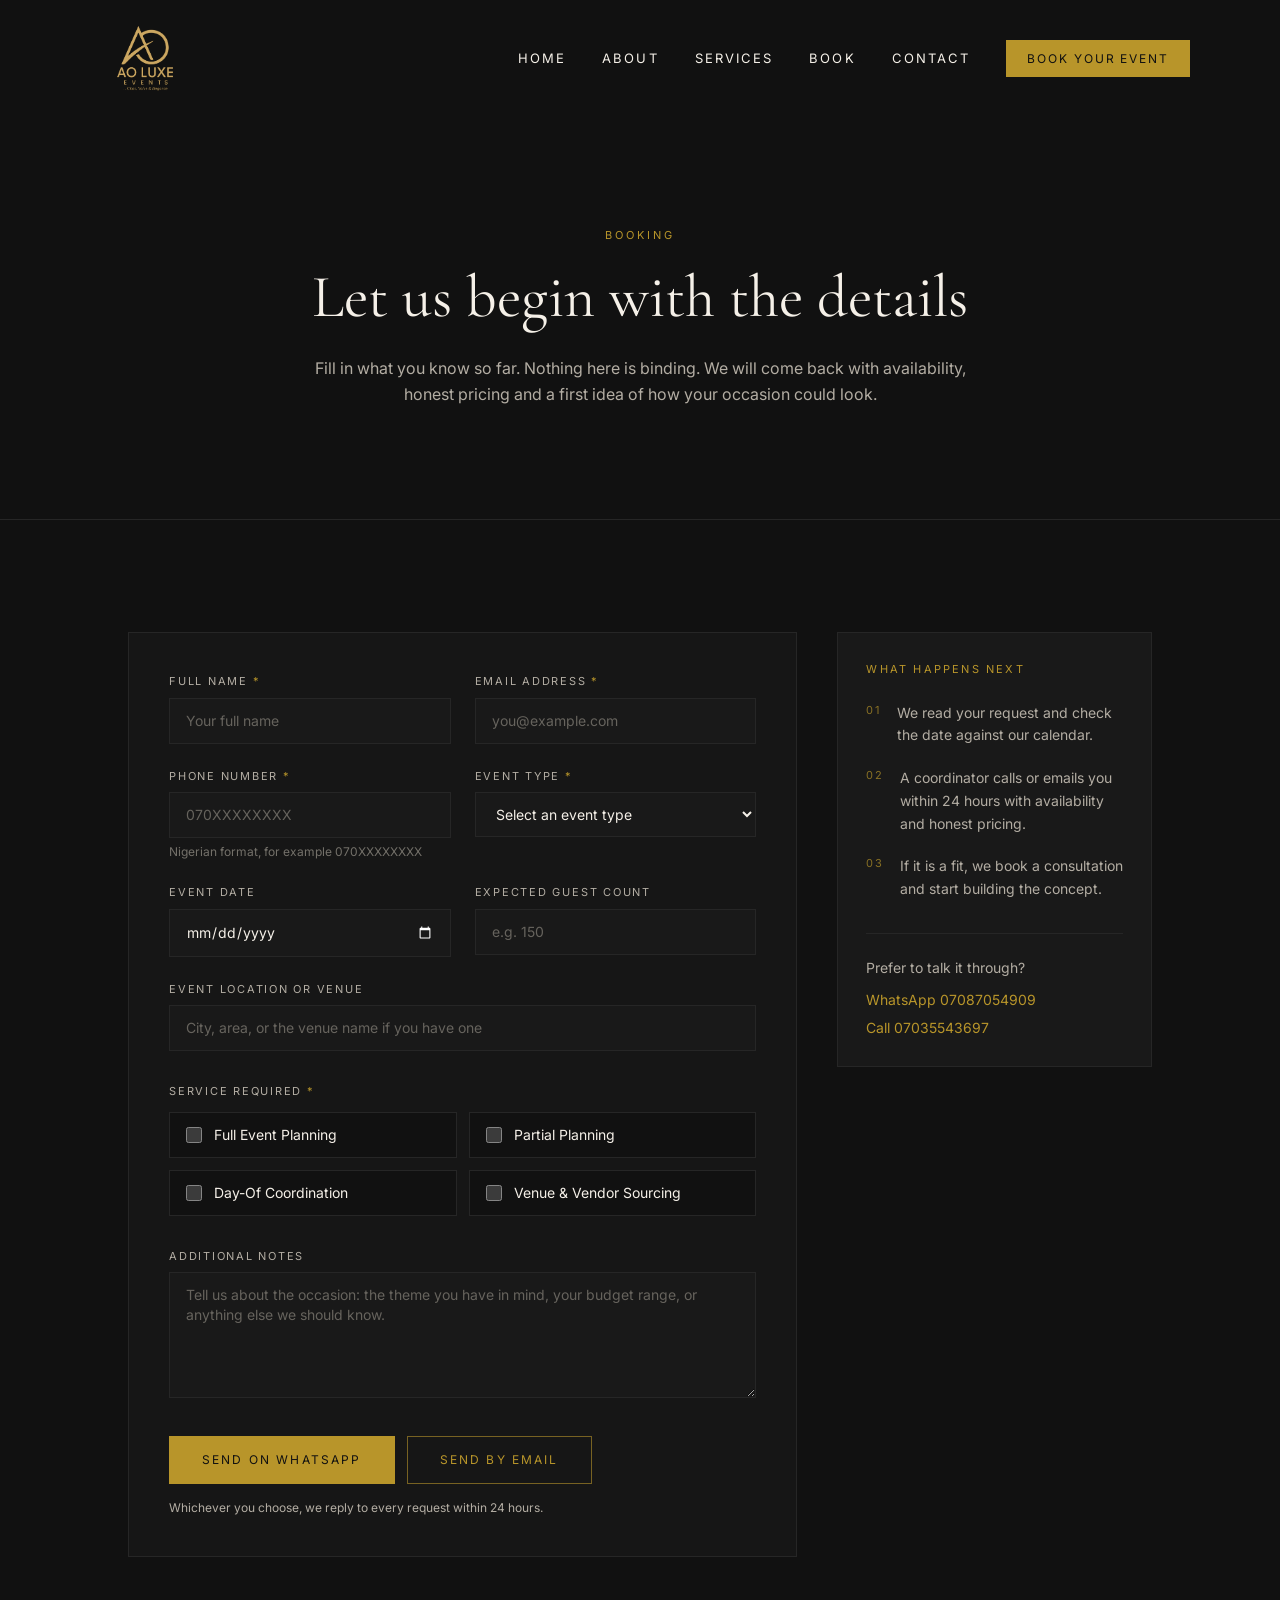
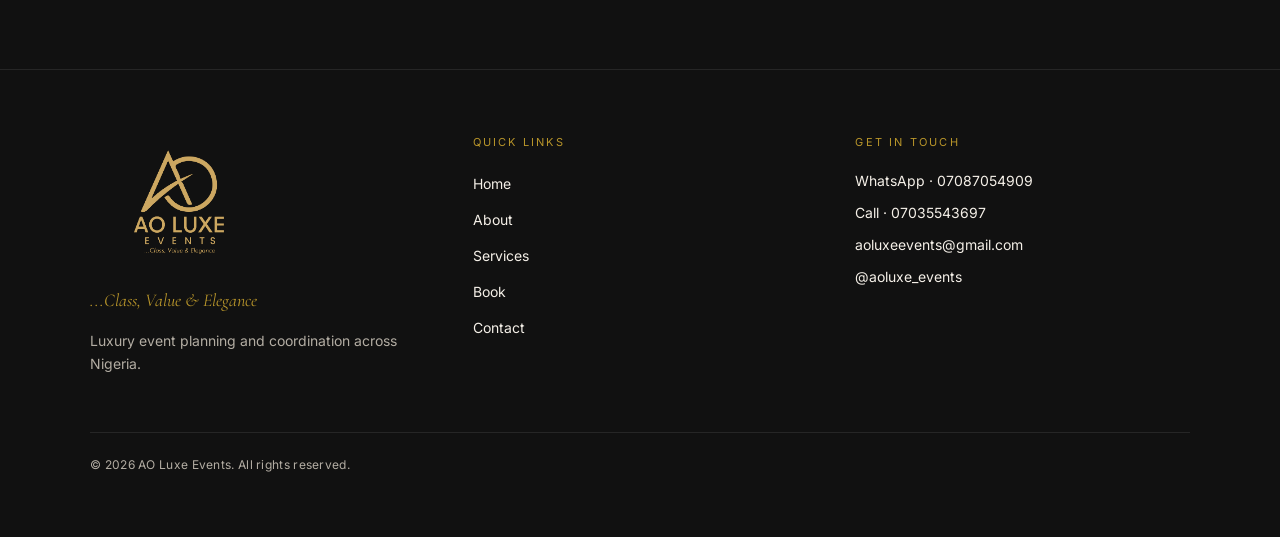
<file: AO LUXE /ao-luxe-vercel/book.html>
<!doctype html>
<html lang="en">
<head>
<meta charset="utf-8">
<meta name="viewport" content="width=device-width, initial-scale=1">
<title>Book Your Event | AO Luxe Events</title>
<meta name="description" content="Request a booking with AO Luxe Events. Tell us your date, guest count and the services you need. We reply within 24 hours.">
<link rel="icon" href="assets/images/logo.jpg">

<meta property="og:title" content="Book Your Event | AO Luxe Events">
<meta property="og:description" content="Request a booking with AO Luxe Events. Tell us your date, guest count and the services you need. We reply within 24 hours.">
<meta property="og:image" content="assets/images/logo.jpg">
<meta property="og:type" content="website">

<link rel="preconnect" href="https://fonts.googleapis.com">
<link rel="preconnect" href="https://fonts.gstatic.com" crossorigin>
<link href="https://fonts.googleapis.com/css2?family=Cormorant+Garamond:ital,wght@0,300;0,400;0,500;0,600;0,700;1,400&family=Inter:wght@300;400;500;600&display=swap" rel="stylesheet">

<link rel="stylesheet" href="assets/css/styles.css">
</head>
<body class="flex min-h-screen flex-col bg-ink font-body text-cream antialiased">

<header id="site-header" class="sticky top-0 z-50 border-b border-transparent bg-ink transition-colors duration-300">
  <nav class="mx-auto flex max-w-content items-center justify-between px-6 py-4 lg:px-10">

    <!--
      The logo file has a solid #0C0C0C background, a shade darker than
      the page. mix-blend-lighten drops that black so the gold sits
      directly on the page. The artwork itself is never altered.
    -->
    <a href="index.html" aria-label="AO Luxe Events home" class="block w-[86px] sm:w-[104px]">
      <img src="assets/images/logo.jpg" alt="AO Luxe Events, ...Class, Value &amp; Elegance"
           width="1190" height="935" class="h-auto w-full mix-blend-lighten">
    </a>

    <ul class="hidden items-center gap-9 md:flex">
              <li>
          <a href="index.html"
             class="font-body text-[13px] uppercase tracking-[0.16em] transition-colors duration-200 text-cream hover:text-gold-light">
            Home          </a>
        </li>
              <li>
          <a href="about.html"
             class="font-body text-[13px] uppercase tracking-[0.16em] transition-colors duration-200 text-cream hover:text-gold-light">
            About          </a>
        </li>
              <li>
          <a href="services.html"
             class="font-body text-[13px] uppercase tracking-[0.16em] transition-colors duration-200 text-cream hover:text-gold-light">
            Services          </a>
        </li>
              <li>
          <a href="book.html"
             class="font-body text-[13px] uppercase tracking-[0.16em] transition-colors duration-200 text-cream hover:text-gold-light">
            Book          </a>
        </li>
              <li>
          <a href="contact.html"
             class="font-body text-[13px] uppercase tracking-[0.16em] transition-colors duration-200 text-cream hover:text-gold-light">
            Contact          </a>
        </li>
            <li>
        <a href="book.html" class="border border-gold bg-gold px-5 py-2.5 font-body text-[12px] uppercase tracking-[0.16em] text-ink transition-all duration-200 hover:bg-gold-light">
          Book Your Event
        </a>
      </li>
    </ul>

    <button type="button" id="menu-toggle" aria-expanded="false" aria-label="Open menu"
            class="flex h-10 w-10 flex-col items-center justify-center gap-[5px] md:hidden">
      <span class="block h-px w-6 bg-gold transition-transform duration-300"></span>
      <span class="block h-px w-6 bg-gold transition-opacity duration-200"></span>
      <span class="block h-px w-6 bg-gold transition-transform duration-300"></span>
    </button>
  </nav>

  <div id="mobile-menu" class="hidden border-t border-ink-line bg-ink md:hidden">
    <ul class="flex flex-col px-6 py-2">
              <li class="border-b border-ink-line last:border-0">
          <a href="index.html" class="block py-4 font-body text-sm uppercase tracking-[0.16em] text-cream">
            Home          </a>
        </li>
              <li class="border-b border-ink-line last:border-0">
          <a href="about.html" class="block py-4 font-body text-sm uppercase tracking-[0.16em] text-cream">
            About          </a>
        </li>
              <li class="border-b border-ink-line last:border-0">
          <a href="services.html" class="block py-4 font-body text-sm uppercase tracking-[0.16em] text-cream">
            Services          </a>
        </li>
              <li class="border-b border-ink-line last:border-0">
          <a href="book.html" class="block py-4 font-body text-sm uppercase tracking-[0.16em] text-cream">
            Book          </a>
        </li>
              <li class="border-b border-ink-line last:border-0">
          <a href="contact.html" class="block py-4 font-body text-sm uppercase tracking-[0.16em] text-cream">
            Contact          </a>
        </li>
          </ul>
    <div class="px-6 pb-6">
      <a href="book.html" class="block bg-gold px-5 py-3 text-center font-body text-[12px] uppercase tracking-[0.16em] text-ink">Book Your Event</a>
    </div>
  </div>
</header>

<main class="flex-1">

<section class="border-b border-ink-line">
  <div class="section text-center">
    <p class="eyebrow">Booking</p>
    <h1 class="mx-auto mt-6 max-w-3xl font-display text-5xl leading-[1.1] text-cream sm:text-6xl">Let us begin with the details</h1>
    <p class="mx-auto mt-7 max-w-2xl font-body text-base leading-relaxed text-cream-muted">
      Fill in what you know so far. Nothing here is binding. We will come back
      with availability, honest pricing and a first idea of how your occasion could look.
    </p>
  </div>
</section>

<section class="section">
  <div class="mx-auto grid max-w-5xl gap-10 lg:grid-cols-12">
    <div class="lg:col-span-8">

              <form id="booking-form" novalidate
              class="border border-ink-line bg-ink-soft/60 p-6 sm:p-10"
              data-whatsapp="https://wa.me/2347087054909">

          <input type="text" name="company" tabindex="-1" autocomplete="off" aria-hidden="true"
                 class="absolute left-[-9999px] h-px w-px opacity-0">

          
          <div class="grid gap-6 sm:grid-cols-2">
            <div>
              <label for="name" class="field-label">Full Name <span class="text-gold">*</span></label>
              <input id="name" name="name" type="text" placeholder="Your full name" class="field" value="">
                          </div>

            <div>
              <label for="email" class="field-label">Email Address <span class="text-gold">*</span></label>
              <input id="email" name="email" type="email" placeholder="you@example.com" class="field" value="">
                          </div>

            <div>
              <label for="phone" class="field-label">Phone Number <span class="text-gold">*</span></label>
              <input id="phone" name="phone" type="tel" inputmode="tel" placeholder="070XXXXXXXX" class="field" value="">
                              <span class="mt-1.5 block font-body text-xs text-cream-muted/60">Nigerian format, for example 070XXXXXXXX</span>
                          </div>

            <div>
              <label for="eventType" class="field-label">Event Type <span class="text-gold">*</span></label>
              <select id="eventType" name="eventType" class="field [color-scheme:dark]">
                <option value="" selected disabled>Select an event type</option>
                                  <option value="Wedding" >Wedding</option>
                                  <option value="Birthday" >Birthday</option>
                                  <option value="Corporate" >Corporate</option>
                                  <option value="Private Dinner" >Private Dinner</option>
                                  <option value="Other" >Other</option>
                              </select>
                          </div>

            <div>
              <label for="eventDate" class="field-label">Event Date</label>
              <input id="eventDate" name="eventDate" type="date" class="field [color-scheme:dark]" value="">
            </div>

            <div>
              <label for="guestCount" class="field-label">Expected Guest Count</label>
              <input id="guestCount" name="guestCount" type="number" min="1" inputmode="numeric" placeholder="e.g. 150" class="field" value="">
            </div>

            <div class="sm:col-span-2">
              <label for="location" class="field-label">Event Location or Venue</label>
              <input id="location" name="location" type="text" placeholder="City, area, or the venue name if you have one" class="field" value="">
            </div>
          </div>

          <fieldset class="mt-8">
            <legend class="field-label">Service Required <span class="text-gold">*</span></legend>
            <div class="mt-1 grid gap-3 sm:grid-cols-2">
                              <label class="flex cursor-pointer items-center gap-3 border border-ink-line bg-ink px-4 py-3 transition-colors duration-200 hover:border-gold/50">
                  <input type="checkbox" name="services[]" value="full-planning"
                                                  class="h-4 w-4 flex-none accent-[#B8952A] [color-scheme:dark]">
                  <span class="font-body text-sm text-cream" data-title>Full Event Planning</span>
                </label>
                              <label class="flex cursor-pointer items-center gap-3 border border-ink-line bg-ink px-4 py-3 transition-colors duration-200 hover:border-gold/50">
                  <input type="checkbox" name="services[]" value="partial-planning"
                                                  class="h-4 w-4 flex-none accent-[#B8952A] [color-scheme:dark]">
                  <span class="font-body text-sm text-cream" data-title>Partial Planning</span>
                </label>
                              <label class="flex cursor-pointer items-center gap-3 border border-ink-line bg-ink px-4 py-3 transition-colors duration-200 hover:border-gold/50">
                  <input type="checkbox" name="services[]" value="day-of"
                                                  class="h-4 w-4 flex-none accent-[#B8952A] [color-scheme:dark]">
                  <span class="font-body text-sm text-cream" data-title>Day-Of Coordination</span>
                </label>
                              <label class="flex cursor-pointer items-center gap-3 border border-ink-line bg-ink px-4 py-3 transition-colors duration-200 hover:border-gold/50">
                  <input type="checkbox" name="services[]" value="sourcing"
                                                  class="h-4 w-4 flex-none accent-[#B8952A] [color-scheme:dark]">
                  <span class="font-body text-sm text-cream" data-title>Venue &amp; Vendor Sourcing</span>
                </label>
                          </div>
                      </fieldset>

          <div class="mt-8">
            <label for="notes" class="field-label">Additional Notes</label>
            <textarea id="notes" name="notes" rows="5" class="field resize-y"
              placeholder="Tell us about the occasion: the theme you have in mind, your budget range, or anything else we should know."></textarea>
          </div>

          <!--
            Two ways to send the same answers. WhatsApp leads because it
            reaches us fastest and needs nothing set up on the server.
          -->
          <div class="mt-8 flex flex-col gap-3 sm:flex-row">
            <button type="button" id="whatsapp-send" class="btn-gold">Send on WhatsApp</button>
            <button type="button" id="email-send" class="btn-outline">Send by Email</button>
          </div>
          <p class="mt-4 font-body text-xs text-cream-muted">Whichever you choose, we reply to every request within 24 hours.</p>
        </form>
          </div>

    <aside class="lg:col-span-4">
      <div class="border border-ink-line bg-ink-soft p-7">
        <h2 class="font-body text-[11px] uppercase tracking-[0.2em] text-gold">What Happens Next</h2>
        <ol class="mt-6 space-y-5">
          <li class="flex gap-4"><span class="font-body text-[11px] tracking-[0.15em] text-gold/70">01</span><span class="font-body text-sm leading-relaxed text-cream-muted">We read your request and check the date against our calendar.</span></li>
          <li class="flex gap-4"><span class="font-body text-[11px] tracking-[0.15em] text-gold/70">02</span><span class="font-body text-sm leading-relaxed text-cream-muted">A coordinator calls or emails you within 24 hours with availability and honest pricing.</span></li>
          <li class="flex gap-4"><span class="font-body text-[11px] tracking-[0.15em] text-gold/70">03</span><span class="font-body text-sm leading-relaxed text-cream-muted">If it is a fit, we book a consultation and start building the concept.</span></li>
        </ol>
        <div class="mt-8 border-t border-ink-line pt-6">
          <p class="font-body text-sm text-cream-muted">Prefer to talk it through?</p>
          <a href="https://wa.me/2347087054909?text=Hello%20AO%20Luxe%20Events%2C%20I%20would%20like%20to%20enquire%20about%20booking%20an%20event." target="_blank" rel="noopener" class="mt-3 block font-body text-sm text-gold hover:text-gold-light">WhatsApp 07087054909</a>
          <a href="tel:+2347035543697" class="mt-2 block font-body text-sm text-gold hover:text-gold-light">Call 07035543697</a>
        </div>
      </div>
    </aside>
  </div>
</section>

</main>

<footer class="border-t border-ink-line bg-ink">
  <div class="mx-auto max-w-content px-6 py-16 lg:px-10">
    <div class="grid gap-12 md:grid-cols-3">

      <div>
        <a href="index.html" class="block w-[168px]">
          <img src="assets/images/logo.jpg" alt="AO Luxe Events"
               width="1190" height="935" class="h-auto w-full mix-blend-lighten">
        </a>
        <p class="mt-5 font-display text-lg italic text-gold">...Class, Value &amp; Elegance</p>
        <p class="mt-4 max-w-xs font-body text-sm leading-relaxed text-cream-muted">Luxury event planning and coordination across Nigeria.</p>
      </div>

      <div>
        <h4 class="font-body text-[11px] uppercase tracking-[0.2em] text-gold">Quick Links</h4>
        <ul class="mt-5 space-y-3">
                      <li><a href="index.html" class="font-body text-sm text-cream transition-colors duration-200 hover:text-gold">Home</a></li>
                      <li><a href="about.html" class="font-body text-sm text-cream transition-colors duration-200 hover:text-gold">About</a></li>
                      <li><a href="services.html" class="font-body text-sm text-cream transition-colors duration-200 hover:text-gold">Services</a></li>
                      <li><a href="book.html" class="font-body text-sm text-cream transition-colors duration-200 hover:text-gold">Book</a></li>
                      <li><a href="contact.html" class="font-body text-sm text-cream transition-colors duration-200 hover:text-gold">Contact</a></li>
                  </ul>
      </div>

      <div>
        <h4 class="font-body text-[11px] uppercase tracking-[0.2em] text-gold">Get In Touch</h4>
        <ul class="mt-5 space-y-3 font-body text-sm text-cream">
          <li><a href="https://wa.me/2347087054909?text=Hello%20AO%20Luxe%20Events%2C%20I%20would%20like%20to%20enquire%20about%20booking%20an%20event." target="_blank" rel="noopener" class="transition-colors duration-200 hover:text-gold">WhatsApp &middot; 07087054909</a></li>
          <li><a href="tel:+2347035543697" class="transition-colors duration-200 hover:text-gold">Call &middot; 07035543697</a></li>
          <li><a href="mailto:aoluxeevents@gmail.com" class="break-all transition-colors duration-200 hover:text-gold">aoluxeevents@gmail.com</a></li>
          <li><a href="https://instagram.com/aoluxe_events" target="_blank" rel="noopener" class="transition-colors duration-200 hover:text-gold">@aoluxe_events</a></li>
        </ul>
      </div>
    </div>

    <div class="mt-14 border-t border-ink-line pt-6">
      <p class="font-body text-xs tracking-wide text-cream-muted">
        &copy; 2026 AO Luxe Events. All rights reserved.
      </p>
    </div>
  </div>
</footer>

<script src="assets/js/script.js"></script>
</body>
</html>
</file>
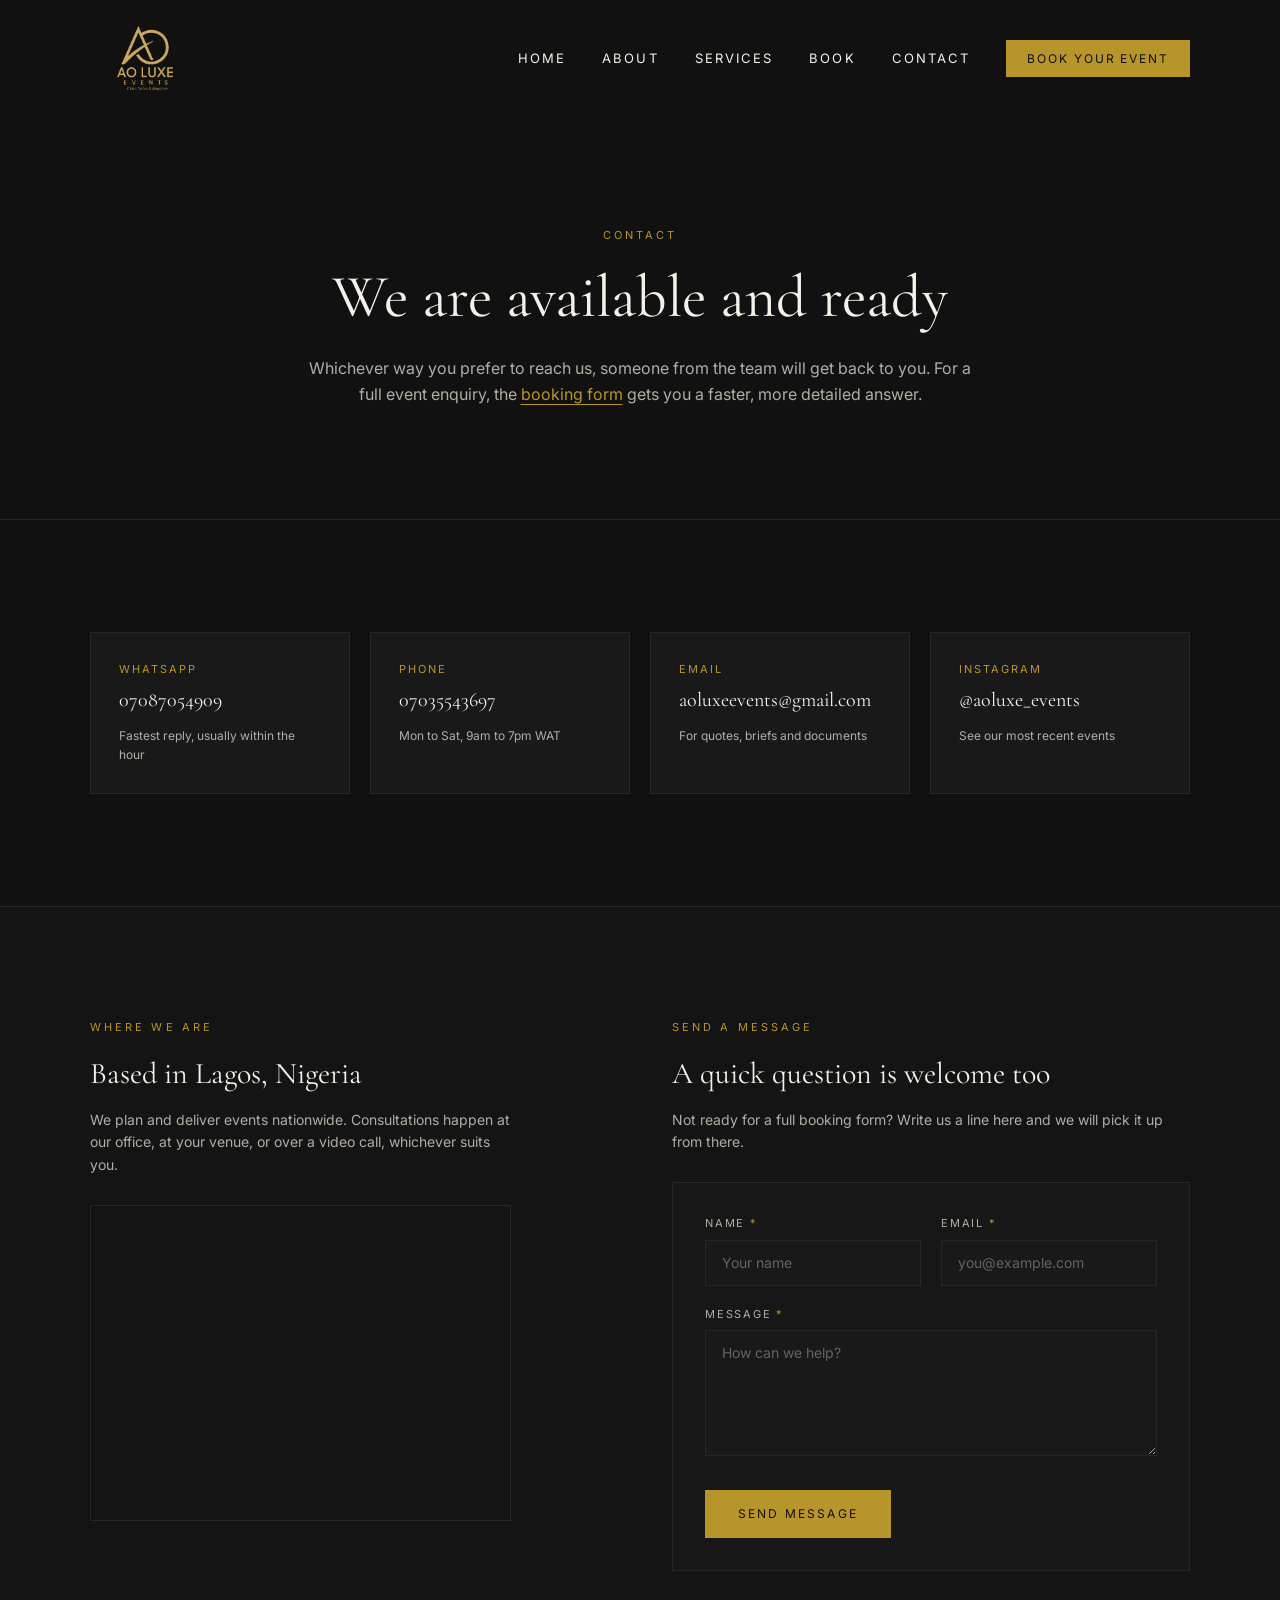
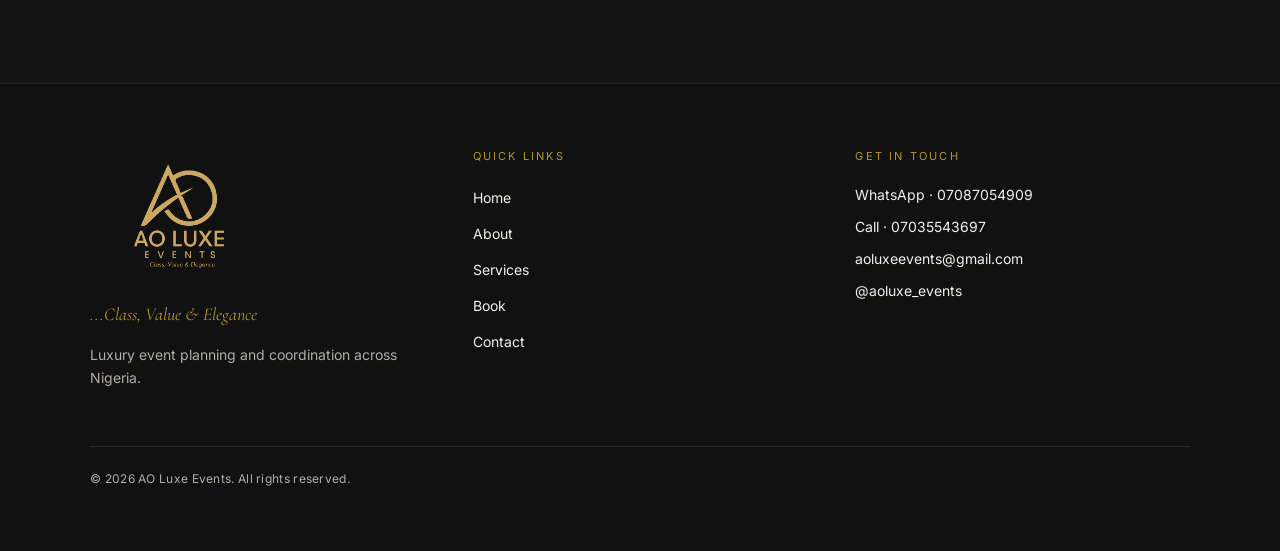
<file: AO LUXE /ao-luxe-vercel/contact.html>
<!doctype html>
<html lang="en">
<head>
<meta charset="utf-8">
<meta name="viewport" content="width=device-width, initial-scale=1">
<title>Contact | AO Luxe Events</title>
<meta name="description" content="Reach AO Luxe Events by WhatsApp, phone, email or Instagram, or send a message straight from this page.">
<link rel="icon" href="assets/images/logo.jpg">

<meta property="og:title" content="Contact | AO Luxe Events">
<meta property="og:description" content="Reach AO Luxe Events by WhatsApp, phone, email or Instagram, or send a message straight from this page.">
<meta property="og:image" content="assets/images/logo.jpg">
<meta property="og:type" content="website">

<link rel="preconnect" href="https://fonts.googleapis.com">
<link rel="preconnect" href="https://fonts.gstatic.com" crossorigin>
<link href="https://fonts.googleapis.com/css2?family=Cormorant+Garamond:ital,wght@0,300;0,400;0,500;0,600;0,700;1,400&family=Inter:wght@300;400;500;600&display=swap" rel="stylesheet">

<link rel="stylesheet" href="assets/css/styles.css">
</head>
<body class="flex min-h-screen flex-col bg-ink font-body text-cream antialiased">

<header id="site-header" class="sticky top-0 z-50 border-b border-transparent bg-ink transition-colors duration-300">
  <nav class="mx-auto flex max-w-content items-center justify-between px-6 py-4 lg:px-10">

    <!--
      The logo file has a solid #0C0C0C background, a shade darker than
      the page. mix-blend-lighten drops that black so the gold sits
      directly on the page. The artwork itself is never altered.
    -->
    <a href="index.html" aria-label="AO Luxe Events home" class="block w-[86px] sm:w-[104px]">
      <img src="assets/images/logo.jpg" alt="AO Luxe Events, ...Class, Value &amp; Elegance"
           width="1190" height="935" class="h-auto w-full mix-blend-lighten">
    </a>

    <ul class="hidden items-center gap-9 md:flex">
              <li>
          <a href="index.html"
             class="font-body text-[13px] uppercase tracking-[0.16em] transition-colors duration-200 text-cream hover:text-gold-light">
            Home          </a>
        </li>
              <li>
          <a href="about.html"
             class="font-body text-[13px] uppercase tracking-[0.16em] transition-colors duration-200 text-cream hover:text-gold-light">
            About          </a>
        </li>
              <li>
          <a href="services.html"
             class="font-body text-[13px] uppercase tracking-[0.16em] transition-colors duration-200 text-cream hover:text-gold-light">
            Services          </a>
        </li>
              <li>
          <a href="book.html"
             class="font-body text-[13px] uppercase tracking-[0.16em] transition-colors duration-200 text-cream hover:text-gold-light">
            Book          </a>
        </li>
              <li>
          <a href="contact.html"
             class="font-body text-[13px] uppercase tracking-[0.16em] transition-colors duration-200 text-cream hover:text-gold-light">
            Contact          </a>
        </li>
            <li>
        <a href="book.html" class="border border-gold bg-gold px-5 py-2.5 font-body text-[12px] uppercase tracking-[0.16em] text-ink transition-all duration-200 hover:bg-gold-light">
          Book Your Event
        </a>
      </li>
    </ul>

    <button type="button" id="menu-toggle" aria-expanded="false" aria-label="Open menu"
            class="flex h-10 w-10 flex-col items-center justify-center gap-[5px] md:hidden">
      <span class="block h-px w-6 bg-gold transition-transform duration-300"></span>
      <span class="block h-px w-6 bg-gold transition-opacity duration-200"></span>
      <span class="block h-px w-6 bg-gold transition-transform duration-300"></span>
    </button>
  </nav>

  <div id="mobile-menu" class="hidden border-t border-ink-line bg-ink md:hidden">
    <ul class="flex flex-col px-6 py-2">
              <li class="border-b border-ink-line last:border-0">
          <a href="index.html" class="block py-4 font-body text-sm uppercase tracking-[0.16em] text-cream">
            Home          </a>
        </li>
              <li class="border-b border-ink-line last:border-0">
          <a href="about.html" class="block py-4 font-body text-sm uppercase tracking-[0.16em] text-cream">
            About          </a>
        </li>
              <li class="border-b border-ink-line last:border-0">
          <a href="services.html" class="block py-4 font-body text-sm uppercase tracking-[0.16em] text-cream">
            Services          </a>
        </li>
              <li class="border-b border-ink-line last:border-0">
          <a href="book.html" class="block py-4 font-body text-sm uppercase tracking-[0.16em] text-cream">
            Book          </a>
        </li>
              <li class="border-b border-ink-line last:border-0">
          <a href="contact.html" class="block py-4 font-body text-sm uppercase tracking-[0.16em] text-cream">
            Contact          </a>
        </li>
          </ul>
    <div class="px-6 pb-6">
      <a href="book.html" class="block bg-gold px-5 py-3 text-center font-body text-[12px] uppercase tracking-[0.16em] text-ink">Book Your Event</a>
    </div>
  </div>
</header>

<main class="flex-1">

<section class="border-b border-ink-line">
  <div class="section text-center">
    <p class="eyebrow">Contact</p>
    <h1 class="mx-auto mt-6 max-w-3xl font-display text-5xl leading-[1.1] text-cream sm:text-6xl">We are available and ready</h1>
    <p class="mx-auto mt-7 max-w-2xl font-body text-base leading-relaxed text-cream-muted">
      Whichever way you prefer to reach us, someone from the team will get back to
      you. For a full event enquiry, the <a href="book.html" class="text-gold underline underline-offset-4">booking form</a>
      gets you a faster, more detailed answer.
    </p>
  </div>
</section>

<section class="section">
  <div class="grid gap-5 sm:grid-cols-2 lg:grid-cols-4">
          <a href="https://wa.me/2347087054909?text=Hello%20AO%20Luxe%20Events%2C%20I%20would%20like%20to%20enquire%20about%20booking%20an%20event." target="_blank" rel="noopener"         class="group flex flex-col border border-ink-line bg-ink-soft p-7 transition-all duration-300 hover:border-gold/50">
        <span class="font-body text-[11px] uppercase tracking-[0.18em] text-gold">WhatsApp</span>
        <span class="mt-2 break-all font-display text-xl text-cream">07087054909</span>
        <span class="mt-3 font-body text-xs leading-relaxed text-cream-muted">Fastest reply, usually within the hour</span>
      </a>
          <a href="tel:+2347035543697"          class="group flex flex-col border border-ink-line bg-ink-soft p-7 transition-all duration-300 hover:border-gold/50">
        <span class="font-body text-[11px] uppercase tracking-[0.18em] text-gold">Phone</span>
        <span class="mt-2 break-all font-display text-xl text-cream">07035543697</span>
        <span class="mt-3 font-body text-xs leading-relaxed text-cream-muted">Mon to Sat, 9am to 7pm WAT</span>
      </a>
          <a href="mailto:aoluxeevents@gmail.com"          class="group flex flex-col border border-ink-line bg-ink-soft p-7 transition-all duration-300 hover:border-gold/50">
        <span class="font-body text-[11px] uppercase tracking-[0.18em] text-gold">Email</span>
        <span class="mt-2 break-all font-display text-xl text-cream">aoluxeevents@gmail.com</span>
        <span class="mt-3 font-body text-xs leading-relaxed text-cream-muted">For quotes, briefs and documents</span>
      </a>
          <a href="https://instagram.com/aoluxe_events" target="_blank" rel="noopener"         class="group flex flex-col border border-ink-line bg-ink-soft p-7 transition-all duration-300 hover:border-gold/50">
        <span class="font-body text-[11px] uppercase tracking-[0.18em] text-gold">Instagram</span>
        <span class="mt-2 break-all font-display text-xl text-cream">@aoluxe_events</span>
        <span class="mt-3 font-body text-xs leading-relaxed text-cream-muted">See our most recent events</span>
      </a>
      </div>
</section>

<section class="border-t border-ink-line bg-ink-soft/40">
  <div class="section grid gap-12 lg:grid-cols-12 lg:gap-16">
    <div class="lg:col-span-5">
      <p class="eyebrow">Where We Are</p>
      <h2 class="mt-5 font-display text-3xl leading-tight text-cream">Based in Lagos, Nigeria</h2>
      <p class="mt-4 font-body text-sm leading-relaxed text-cream-muted">
        We plan and deliver events nationwide. Consultations happen at our office,
        at your venue, or over a video call, whichever suits you.
      </p>
      <!--
        To pin an exact address: open Google Maps, find the place, click
        Share then Embed a map, and paste that iframe's src below.
      -->
      <div class="mt-7 aspect-[4/3] w-full overflow-hidden border border-ink-line">
        <iframe title="Map showing Lagos, Nigeria" loading="lazy" class="h-full w-full grayscale-[0.4]"
                src="https://maps.google.com/maps?q=Lagos%2C%20Nigeria&t=&z=11&ie=UTF8&iwloc=&output=embed"></iframe>
      </div>
    </div>

    <div class="lg:col-span-6 lg:col-start-7">
      <p class="eyebrow">Send A Message</p>
      <h2 class="mt-5 font-display text-3xl leading-tight text-cream">A quick question is welcome too</h2>
      <p class="mt-4 font-body text-sm leading-relaxed text-cream-muted">
        Not ready for a full booking form? Write us a line here and we will pick
        it up from there.
      </p>

              <form id="contact-form" novalidate class="mt-7 border border-ink-line bg-ink-soft/60 p-6 sm:p-8">
          <input type="text" name="company" tabindex="-1" autocomplete="off" aria-hidden="true" class="absolute left-[-9999px] h-px w-px opacity-0">

          
          <div class="grid gap-5 sm:grid-cols-2">
            <div>
              <label for="cname" class="field-label">Name <span class="text-gold">*</span></label>
              <input id="cname" name="name" type="text" placeholder="Your name" class="field" value="">
                          </div>
            <div>
              <label for="cemail" class="field-label">Email <span class="text-gold">*</span></label>
              <input id="cemail" name="email" type="email" placeholder="you@example.com" class="field" value="">
                          </div>
          </div>

          <div class="mt-5">
            <label for="cmessage" class="field-label">Message <span class="text-gold">*</span></label>
            <textarea id="cmessage" name="message" rows="5" placeholder="How can we help?" class="field resize-y"></textarea>
                      </div>

          <button type="button" id="contact-send" class="btn-gold mt-7">Send Message</button>
        </form>
          </div>
  </div>
</section>

</main>

<footer class="border-t border-ink-line bg-ink">
  <div class="mx-auto max-w-content px-6 py-16 lg:px-10">
    <div class="grid gap-12 md:grid-cols-3">

      <div>
        <a href="index.html" class="block w-[168px]">
          <img src="assets/images/logo.jpg" alt="AO Luxe Events"
               width="1190" height="935" class="h-auto w-full mix-blend-lighten">
        </a>
        <p class="mt-5 font-display text-lg italic text-gold">...Class, Value &amp; Elegance</p>
        <p class="mt-4 max-w-xs font-body text-sm leading-relaxed text-cream-muted">Luxury event planning and coordination across Nigeria.</p>
      </div>

      <div>
        <h4 class="font-body text-[11px] uppercase tracking-[0.2em] text-gold">Quick Links</h4>
        <ul class="mt-5 space-y-3">
                      <li><a href="index.html" class="font-body text-sm text-cream transition-colors duration-200 hover:text-gold">Home</a></li>
                      <li><a href="about.html" class="font-body text-sm text-cream transition-colors duration-200 hover:text-gold">About</a></li>
                      <li><a href="services.html" class="font-body text-sm text-cream transition-colors duration-200 hover:text-gold">Services</a></li>
                      <li><a href="book.html" class="font-body text-sm text-cream transition-colors duration-200 hover:text-gold">Book</a></li>
                      <li><a href="contact.html" class="font-body text-sm text-cream transition-colors duration-200 hover:text-gold">Contact</a></li>
                  </ul>
      </div>

      <div>
        <h4 class="font-body text-[11px] uppercase tracking-[0.2em] text-gold">Get In Touch</h4>
        <ul class="mt-5 space-y-3 font-body text-sm text-cream">
          <li><a href="https://wa.me/2347087054909?text=Hello%20AO%20Luxe%20Events%2C%20I%20would%20like%20to%20enquire%20about%20booking%20an%20event." target="_blank" rel="noopener" class="transition-colors duration-200 hover:text-gold">WhatsApp &middot; 07087054909</a></li>
          <li><a href="tel:+2347035543697" class="transition-colors duration-200 hover:text-gold">Call &middot; 07035543697</a></li>
          <li><a href="mailto:aoluxeevents@gmail.com" class="break-all transition-colors duration-200 hover:text-gold">aoluxeevents@gmail.com</a></li>
          <li><a href="https://instagram.com/aoluxe_events" target="_blank" rel="noopener" class="transition-colors duration-200 hover:text-gold">@aoluxe_events</a></li>
        </ul>
      </div>
    </div>

    <div class="mt-14 border-t border-ink-line pt-6">
      <p class="font-body text-xs tracking-wide text-cream-muted">
        &copy; 2026 AO Luxe Events. All rights reserved.
      </p>
    </div>
  </div>
</footer>

<script src="assets/js/script.js"></script>
</body>
</html>
</file>
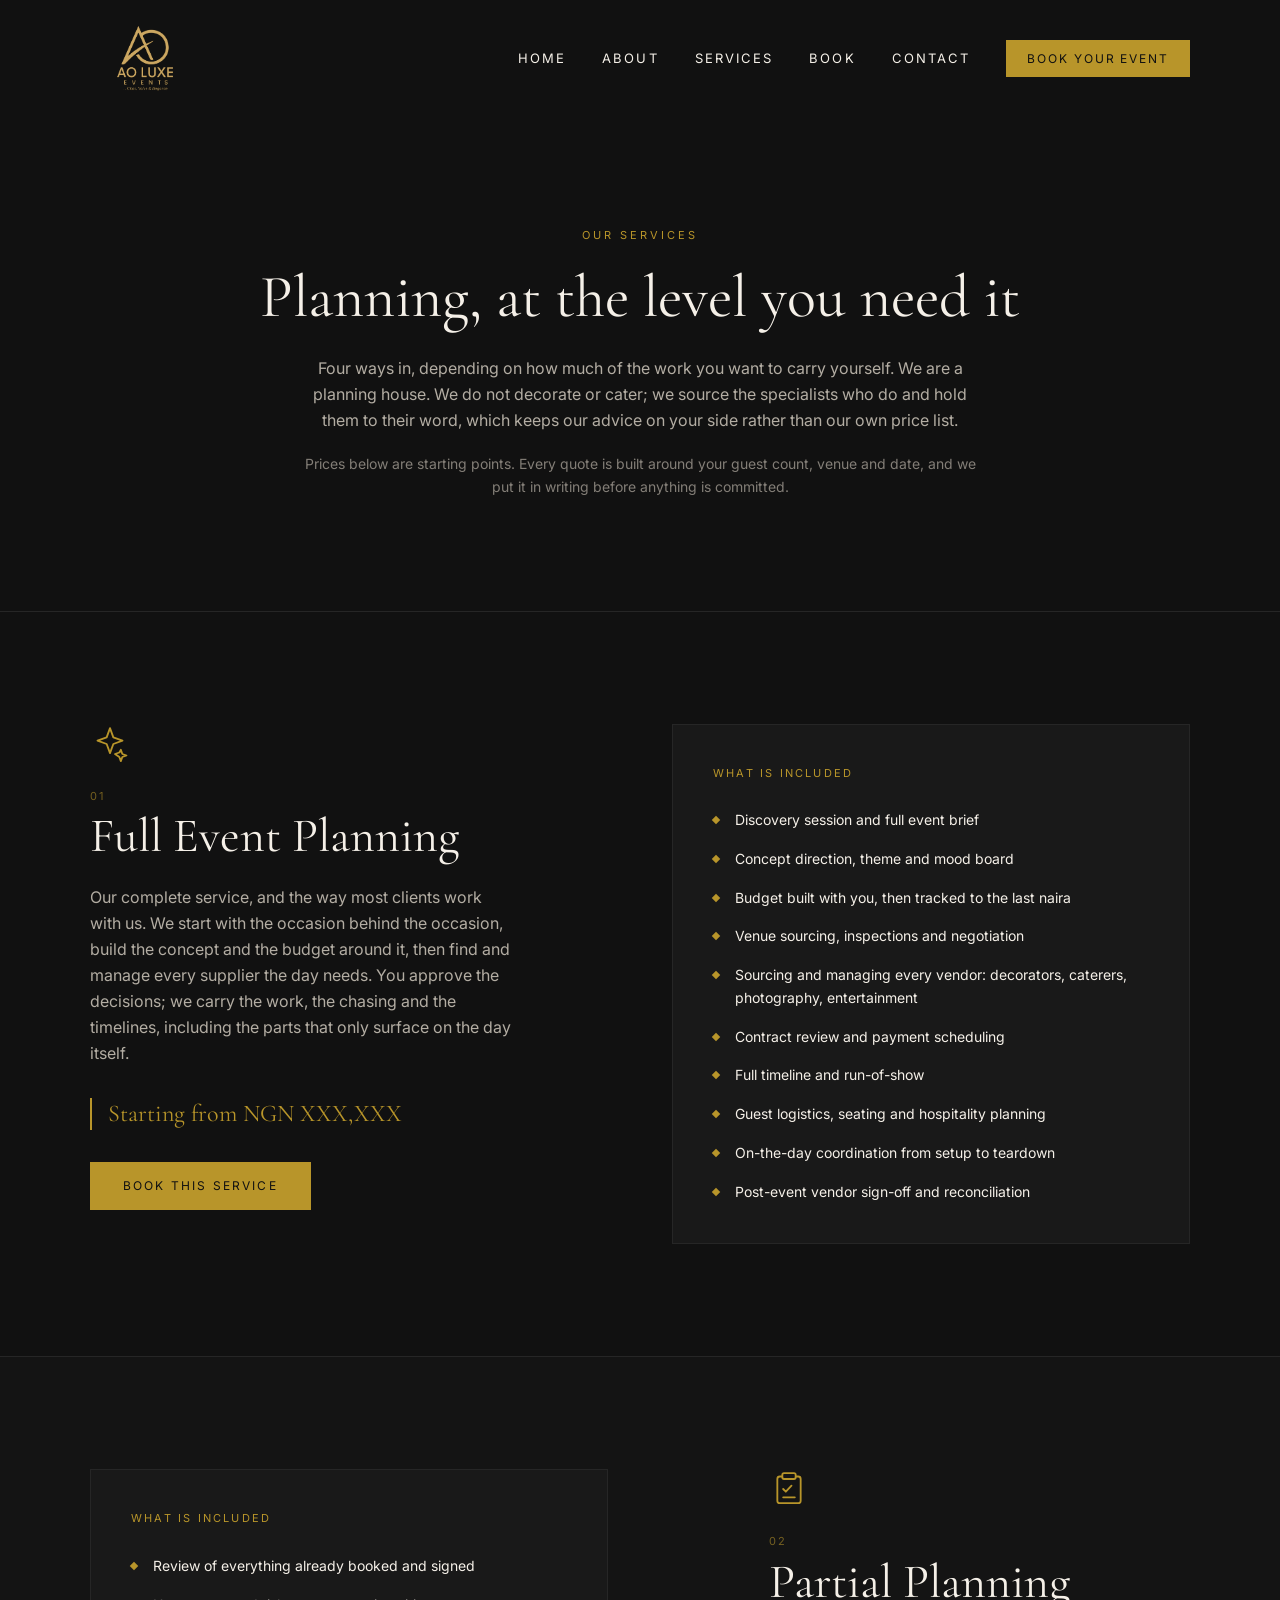
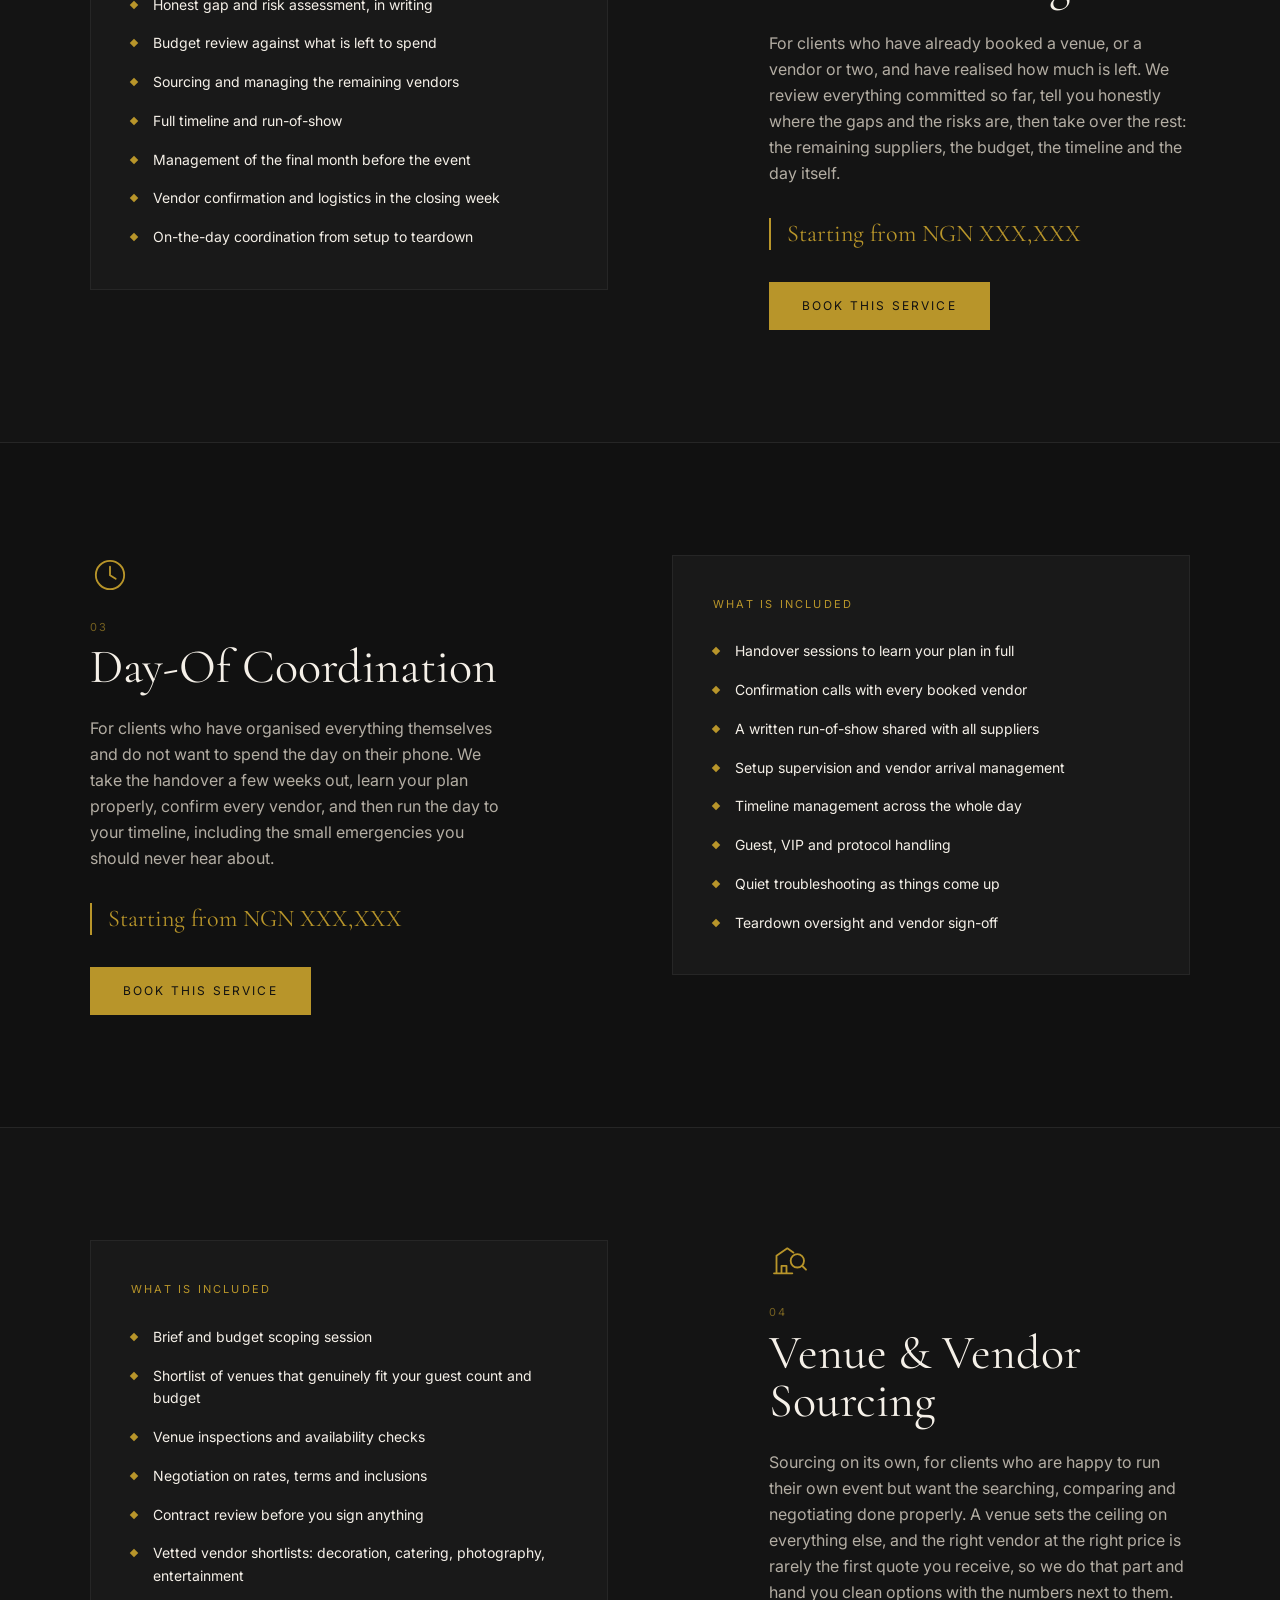
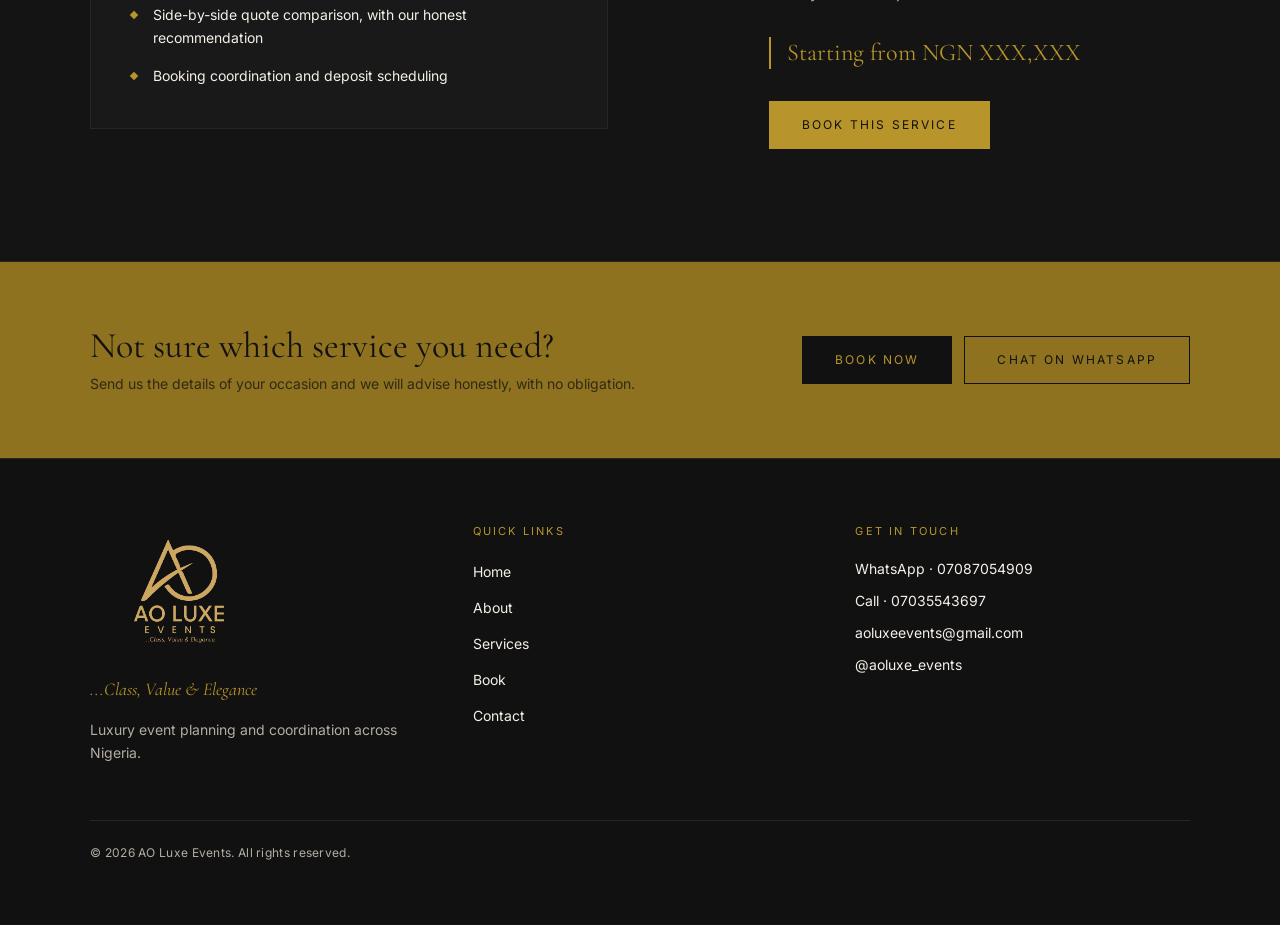
<file: AO LUXE /ao-luxe-vercel/services.html>
<!doctype html>
<html lang="en">
<head>
<meta charset="utf-8">
<meta name="viewport" content="width=device-width, initial-scale=1">
<title>Services | AO Luxe Events</title>
<meta name="description" content="Full event planning, partial planning, day-of coordination, and venue and vendor sourcing from AO Luxe Events.">
<link rel="icon" href="assets/images/logo.jpg">

<meta property="og:title" content="Services | AO Luxe Events">
<meta property="og:description" content="Full event planning, partial planning, day-of coordination, and venue and vendor sourcing from AO Luxe Events.">
<meta property="og:image" content="assets/images/logo.jpg">
<meta property="og:type" content="website">

<link rel="preconnect" href="https://fonts.googleapis.com">
<link rel="preconnect" href="https://fonts.gstatic.com" crossorigin>
<link href="https://fonts.googleapis.com/css2?family=Cormorant+Garamond:ital,wght@0,300;0,400;0,500;0,600;0,700;1,400&family=Inter:wght@300;400;500;600&display=swap" rel="stylesheet">

<link rel="stylesheet" href="assets/css/styles.css">
</head>
<body class="flex min-h-screen flex-col bg-ink font-body text-cream antialiased">

<header id="site-header" class="sticky top-0 z-50 border-b border-transparent bg-ink transition-colors duration-300">
  <nav class="mx-auto flex max-w-content items-center justify-between px-6 py-4 lg:px-10">

    <!--
      The logo file has a solid #0C0C0C background, a shade darker than
      the page. mix-blend-lighten drops that black so the gold sits
      directly on the page. The artwork itself is never altered.
    -->
    <a href="index.html" aria-label="AO Luxe Events home" class="block w-[86px] sm:w-[104px]">
      <img src="assets/images/logo.jpg" alt="AO Luxe Events, ...Class, Value &amp; Elegance"
           width="1190" height="935" class="h-auto w-full mix-blend-lighten">
    </a>

    <ul class="hidden items-center gap-9 md:flex">
              <li>
          <a href="index.html"
             class="font-body text-[13px] uppercase tracking-[0.16em] transition-colors duration-200 text-cream hover:text-gold-light">
            Home          </a>
        </li>
              <li>
          <a href="about.html"
             class="font-body text-[13px] uppercase tracking-[0.16em] transition-colors duration-200 text-cream hover:text-gold-light">
            About          </a>
        </li>
              <li>
          <a href="services.html"
             class="font-body text-[13px] uppercase tracking-[0.16em] transition-colors duration-200 text-cream hover:text-gold-light">
            Services          </a>
        </li>
              <li>
          <a href="book.html"
             class="font-body text-[13px] uppercase tracking-[0.16em] transition-colors duration-200 text-cream hover:text-gold-light">
            Book          </a>
        </li>
              <li>
          <a href="contact.html"
             class="font-body text-[13px] uppercase tracking-[0.16em] transition-colors duration-200 text-cream hover:text-gold-light">
            Contact          </a>
        </li>
            <li>
        <a href="book.html" class="border border-gold bg-gold px-5 py-2.5 font-body text-[12px] uppercase tracking-[0.16em] text-ink transition-all duration-200 hover:bg-gold-light">
          Book Your Event
        </a>
      </li>
    </ul>

    <button type="button" id="menu-toggle" aria-expanded="false" aria-label="Open menu"
            class="flex h-10 w-10 flex-col items-center justify-center gap-[5px] md:hidden">
      <span class="block h-px w-6 bg-gold transition-transform duration-300"></span>
      <span class="block h-px w-6 bg-gold transition-opacity duration-200"></span>
      <span class="block h-px w-6 bg-gold transition-transform duration-300"></span>
    </button>
  </nav>

  <div id="mobile-menu" class="hidden border-t border-ink-line bg-ink md:hidden">
    <ul class="flex flex-col px-6 py-2">
              <li class="border-b border-ink-line last:border-0">
          <a href="index.html" class="block py-4 font-body text-sm uppercase tracking-[0.16em] text-cream">
            Home          </a>
        </li>
              <li class="border-b border-ink-line last:border-0">
          <a href="about.html" class="block py-4 font-body text-sm uppercase tracking-[0.16em] text-cream">
            About          </a>
        </li>
              <li class="border-b border-ink-line last:border-0">
          <a href="services.html" class="block py-4 font-body text-sm uppercase tracking-[0.16em] text-cream">
            Services          </a>
        </li>
              <li class="border-b border-ink-line last:border-0">
          <a href="book.html" class="block py-4 font-body text-sm uppercase tracking-[0.16em] text-cream">
            Book          </a>
        </li>
              <li class="border-b border-ink-line last:border-0">
          <a href="contact.html" class="block py-4 font-body text-sm uppercase tracking-[0.16em] text-cream">
            Contact          </a>
        </li>
          </ul>
    <div class="px-6 pb-6">
      <a href="book.html" class="block bg-gold px-5 py-3 text-center font-body text-[12px] uppercase tracking-[0.16em] text-ink">Book Your Event</a>
    </div>
  </div>
</header>

<main class="flex-1">

<section class="border-b border-ink-line">
  <div class="section text-center">
    <p class="eyebrow">Our Services</p>
    <h1 class="mx-auto mt-6 max-w-3xl font-display text-5xl leading-[1.1] text-cream sm:text-6xl">Planning, at the level you need it</h1>
    <p class="mx-auto mt-7 max-w-2xl font-body text-base leading-relaxed text-cream-muted">
      Four ways in, depending on how much of the work you want to carry yourself.
      We are a planning house. We do not decorate or cater; we source the
      specialists who do and hold them to their word, which keeps our advice on
      your side rather than our own price list.
    </p>
    <p class="mx-auto mt-5 max-w-2xl font-body text-sm leading-relaxed text-cream-muted/70">
      Prices below are starting points. Every quote is built around your guest
      count, venue and date, and we put it in writing before anything is committed.
    </p>
  </div>
</section>

  <section id="full-planning" class="border-b border-ink-line bg-ink">
    <div class="section grid gap-12 lg:grid-cols-12 lg:gap-16">

      <div class="lg:col-span-5 ">
        <div class="h-10 w-10 text-gold">  <svg viewBox="0 0 24 24" stroke-width="1.1" class="h-full w-full fill-none stroke-current">
    <path d="M12 2.5 14 8l5.5 2-5.5 2-2 5.5-2-5.5L4.5 10 10 8z" stroke-linejoin="round"/>
    <path d="M18.5 15.5 19.4 18l2.5.9-2.5.9-.9 2.5-.9-2.5L15 18l2.6-.9z" stroke-linejoin="round"/>
  </svg>
</div>
        <span class="mt-6 block font-body text-[11px] tracking-[0.2em] text-gold/60">01</span>
        <h2 class="mt-2 font-display text-4xl leading-tight text-cream sm:text-5xl">Full Event Planning</h2>
        <p class="mt-6 font-body text-base leading-relaxed text-cream-muted">Our complete service, and the way most clients work with us. We start with the occasion behind the occasion, build the concept and the budget around it, then find and manage every supplier the day needs. You approve the decisions; we carry the work, the chasing and the timelines, including the parts that only surface on the day itself.</p>
        <p class="mt-8 border-l-2 border-gold pl-4 font-display text-2xl text-gold">Starting from NGN XXX,XXX</p>
        <a href="book.html?service=full-planning" class="btn-gold mt-8">Book This Service</a>
      </div>

      <div class="lg:col-span-6 lg:col-start-7">
        <div class="border border-ink-line bg-ink-soft p-8 lg:p-10">
          <h3 class="font-body text-[11px] uppercase tracking-[0.2em] text-gold">What Is Included</h3>
          <ul class="mt-7 space-y-4">
                          <li class="flex gap-4">
                <span aria-hidden="true" class="mt-2 h-1.5 w-1.5 flex-none rotate-45 bg-gold"></span>
                <span class="font-body text-sm leading-relaxed text-cream">Discovery session and full event brief</span>
              </li>
                          <li class="flex gap-4">
                <span aria-hidden="true" class="mt-2 h-1.5 w-1.5 flex-none rotate-45 bg-gold"></span>
                <span class="font-body text-sm leading-relaxed text-cream">Concept direction, theme and mood board</span>
              </li>
                          <li class="flex gap-4">
                <span aria-hidden="true" class="mt-2 h-1.5 w-1.5 flex-none rotate-45 bg-gold"></span>
                <span class="font-body text-sm leading-relaxed text-cream">Budget built with you, then tracked to the last naira</span>
              </li>
                          <li class="flex gap-4">
                <span aria-hidden="true" class="mt-2 h-1.5 w-1.5 flex-none rotate-45 bg-gold"></span>
                <span class="font-body text-sm leading-relaxed text-cream">Venue sourcing, inspections and negotiation</span>
              </li>
                          <li class="flex gap-4">
                <span aria-hidden="true" class="mt-2 h-1.5 w-1.5 flex-none rotate-45 bg-gold"></span>
                <span class="font-body text-sm leading-relaxed text-cream">Sourcing and managing every vendor: decorators, caterers, photography, entertainment</span>
              </li>
                          <li class="flex gap-4">
                <span aria-hidden="true" class="mt-2 h-1.5 w-1.5 flex-none rotate-45 bg-gold"></span>
                <span class="font-body text-sm leading-relaxed text-cream">Contract review and payment scheduling</span>
              </li>
                          <li class="flex gap-4">
                <span aria-hidden="true" class="mt-2 h-1.5 w-1.5 flex-none rotate-45 bg-gold"></span>
                <span class="font-body text-sm leading-relaxed text-cream">Full timeline and run-of-show</span>
              </li>
                          <li class="flex gap-4">
                <span aria-hidden="true" class="mt-2 h-1.5 w-1.5 flex-none rotate-45 bg-gold"></span>
                <span class="font-body text-sm leading-relaxed text-cream">Guest logistics, seating and hospitality planning</span>
              </li>
                          <li class="flex gap-4">
                <span aria-hidden="true" class="mt-2 h-1.5 w-1.5 flex-none rotate-45 bg-gold"></span>
                <span class="font-body text-sm leading-relaxed text-cream">On-the-day coordination from setup to teardown</span>
              </li>
                          <li class="flex gap-4">
                <span aria-hidden="true" class="mt-2 h-1.5 w-1.5 flex-none rotate-45 bg-gold"></span>
                <span class="font-body text-sm leading-relaxed text-cream">Post-event vendor sign-off and reconciliation</span>
              </li>
                      </ul>
        </div>
      </div>
    </div>
  </section>
  <section id="partial-planning" class="border-b border-ink-line bg-ink-soft/40">
    <div class="section grid gap-12 lg:grid-cols-12 lg:gap-16">

      <div class="lg:col-span-5 lg:order-2 lg:col-start-8">
        <div class="h-10 w-10 text-gold">  <svg viewBox="0 0 24 24" stroke-width="1.1" class="h-full w-full fill-none stroke-current">
    <path d="M8 4.5H6.5A1.5 1.5 0 0 0 5 6v13a1.5 1.5 0 0 0 1.5 1.5h11A1.5 1.5 0 0 0 19 19V6a1.5 1.5 0 0 0-1.5-1.5H16" stroke-linejoin="round"/>
    <rect x="8" y="2.5" width="8" height="3.5" rx="1"/>
    <path d="m8.5 12 1.6 1.6L13.5 10" stroke-linecap="round" stroke-linejoin="round"/>
    <path d="M8.5 17h7" stroke-linecap="round"/>
  </svg>
</div>
        <span class="mt-6 block font-body text-[11px] tracking-[0.2em] text-gold/60">02</span>
        <h2 class="mt-2 font-display text-4xl leading-tight text-cream sm:text-5xl">Partial Planning</h2>
        <p class="mt-6 font-body text-base leading-relaxed text-cream-muted">For clients who have already booked a venue, or a vendor or two, and have realised how much is left. We review everything committed so far, tell you honestly where the gaps and the risks are, then take over the rest: the remaining suppliers, the budget, the timeline and the day itself.</p>
        <p class="mt-8 border-l-2 border-gold pl-4 font-display text-2xl text-gold">Starting from NGN XXX,XXX</p>
        <a href="book.html?service=partial-planning" class="btn-gold mt-8">Book This Service</a>
      </div>

      <div class="lg:col-span-6 lg:order-1 lg:col-start-1">
        <div class="border border-ink-line bg-ink-soft p-8 lg:p-10">
          <h3 class="font-body text-[11px] uppercase tracking-[0.2em] text-gold">What Is Included</h3>
          <ul class="mt-7 space-y-4">
                          <li class="flex gap-4">
                <span aria-hidden="true" class="mt-2 h-1.5 w-1.5 flex-none rotate-45 bg-gold"></span>
                <span class="font-body text-sm leading-relaxed text-cream">Review of everything already booked and signed</span>
              </li>
                          <li class="flex gap-4">
                <span aria-hidden="true" class="mt-2 h-1.5 w-1.5 flex-none rotate-45 bg-gold"></span>
                <span class="font-body text-sm leading-relaxed text-cream">Honest gap and risk assessment, in writing</span>
              </li>
                          <li class="flex gap-4">
                <span aria-hidden="true" class="mt-2 h-1.5 w-1.5 flex-none rotate-45 bg-gold"></span>
                <span class="font-body text-sm leading-relaxed text-cream">Budget review against what is left to spend</span>
              </li>
                          <li class="flex gap-4">
                <span aria-hidden="true" class="mt-2 h-1.5 w-1.5 flex-none rotate-45 bg-gold"></span>
                <span class="font-body text-sm leading-relaxed text-cream">Sourcing and managing the remaining vendors</span>
              </li>
                          <li class="flex gap-4">
                <span aria-hidden="true" class="mt-2 h-1.5 w-1.5 flex-none rotate-45 bg-gold"></span>
                <span class="font-body text-sm leading-relaxed text-cream">Full timeline and run-of-show</span>
              </li>
                          <li class="flex gap-4">
                <span aria-hidden="true" class="mt-2 h-1.5 w-1.5 flex-none rotate-45 bg-gold"></span>
                <span class="font-body text-sm leading-relaxed text-cream">Management of the final month before the event</span>
              </li>
                          <li class="flex gap-4">
                <span aria-hidden="true" class="mt-2 h-1.5 w-1.5 flex-none rotate-45 bg-gold"></span>
                <span class="font-body text-sm leading-relaxed text-cream">Vendor confirmation and logistics in the closing week</span>
              </li>
                          <li class="flex gap-4">
                <span aria-hidden="true" class="mt-2 h-1.5 w-1.5 flex-none rotate-45 bg-gold"></span>
                <span class="font-body text-sm leading-relaxed text-cream">On-the-day coordination from setup to teardown</span>
              </li>
                      </ul>
        </div>
      </div>
    </div>
  </section>
  <section id="day-of" class="border-b border-ink-line bg-ink">
    <div class="section grid gap-12 lg:grid-cols-12 lg:gap-16">

      <div class="lg:col-span-5 ">
        <div class="h-10 w-10 text-gold">  <svg viewBox="0 0 24 24" stroke-width="1.1" class="h-full w-full fill-none stroke-current">
    <circle cx="12" cy="12" r="8.5"/>
    <path d="M12 7v5.2l3.4 2" stroke-linecap="round" stroke-linejoin="round"/>
  </svg>
</div>
        <span class="mt-6 block font-body text-[11px] tracking-[0.2em] text-gold/60">03</span>
        <h2 class="mt-2 font-display text-4xl leading-tight text-cream sm:text-5xl">Day-Of Coordination</h2>
        <p class="mt-6 font-body text-base leading-relaxed text-cream-muted">For clients who have organised everything themselves and do not want to spend the day on their phone. We take the handover a few weeks out, learn your plan properly, confirm every vendor, and then run the day to your timeline, including the small emergencies you should never hear about.</p>
        <p class="mt-8 border-l-2 border-gold pl-4 font-display text-2xl text-gold">Starting from NGN XXX,XXX</p>
        <a href="book.html?service=day-of" class="btn-gold mt-8">Book This Service</a>
      </div>

      <div class="lg:col-span-6 lg:col-start-7">
        <div class="border border-ink-line bg-ink-soft p-8 lg:p-10">
          <h3 class="font-body text-[11px] uppercase tracking-[0.2em] text-gold">What Is Included</h3>
          <ul class="mt-7 space-y-4">
                          <li class="flex gap-4">
                <span aria-hidden="true" class="mt-2 h-1.5 w-1.5 flex-none rotate-45 bg-gold"></span>
                <span class="font-body text-sm leading-relaxed text-cream">Handover sessions to learn your plan in full</span>
              </li>
                          <li class="flex gap-4">
                <span aria-hidden="true" class="mt-2 h-1.5 w-1.5 flex-none rotate-45 bg-gold"></span>
                <span class="font-body text-sm leading-relaxed text-cream">Confirmation calls with every booked vendor</span>
              </li>
                          <li class="flex gap-4">
                <span aria-hidden="true" class="mt-2 h-1.5 w-1.5 flex-none rotate-45 bg-gold"></span>
                <span class="font-body text-sm leading-relaxed text-cream">A written run-of-show shared with all suppliers</span>
              </li>
                          <li class="flex gap-4">
                <span aria-hidden="true" class="mt-2 h-1.5 w-1.5 flex-none rotate-45 bg-gold"></span>
                <span class="font-body text-sm leading-relaxed text-cream">Setup supervision and vendor arrival management</span>
              </li>
                          <li class="flex gap-4">
                <span aria-hidden="true" class="mt-2 h-1.5 w-1.5 flex-none rotate-45 bg-gold"></span>
                <span class="font-body text-sm leading-relaxed text-cream">Timeline management across the whole day</span>
              </li>
                          <li class="flex gap-4">
                <span aria-hidden="true" class="mt-2 h-1.5 w-1.5 flex-none rotate-45 bg-gold"></span>
                <span class="font-body text-sm leading-relaxed text-cream">Guest, VIP and protocol handling</span>
              </li>
                          <li class="flex gap-4">
                <span aria-hidden="true" class="mt-2 h-1.5 w-1.5 flex-none rotate-45 bg-gold"></span>
                <span class="font-body text-sm leading-relaxed text-cream">Quiet troubleshooting as things come up</span>
              </li>
                          <li class="flex gap-4">
                <span aria-hidden="true" class="mt-2 h-1.5 w-1.5 flex-none rotate-45 bg-gold"></span>
                <span class="font-body text-sm leading-relaxed text-cream">Teardown oversight and vendor sign-off</span>
              </li>
                      </ul>
        </div>
      </div>
    </div>
  </section>
  <section id="sourcing" class="border-b border-ink-line bg-ink-soft/40">
    <div class="section grid gap-12 lg:grid-cols-12 lg:gap-16">

      <div class="lg:col-span-5 lg:order-2 lg:col-start-8">
        <div class="h-10 w-10 text-gold">  <svg viewBox="0 0 24 24" stroke-width="1.1" class="h-full w-full fill-none stroke-current">
    <path d="M3 20h11" stroke-linecap="round"/>
    <path d="M4.5 20V9.5L11 5l4 2.8" stroke-linejoin="round"/>
    <path d="M7.5 20v-4.5h3V20" stroke-linejoin="round"/>
    <circle cx="17" cy="12.5" r="4"/>
    <path d="m20 15.6 2.2 2.2" stroke-linecap="round"/>
  </svg>
</div>
        <span class="mt-6 block font-body text-[11px] tracking-[0.2em] text-gold/60">04</span>
        <h2 class="mt-2 font-display text-4xl leading-tight text-cream sm:text-5xl">Venue &amp; Vendor Sourcing</h2>
        <p class="mt-6 font-body text-base leading-relaxed text-cream-muted">Sourcing on its own, for clients who are happy to run their own event but want the searching, comparing and negotiating done properly. A venue sets the ceiling on everything else, and the right vendor at the right price is rarely the first quote you receive, so we do that part and hand you clean options with the numbers next to them.</p>
        <p class="mt-8 border-l-2 border-gold pl-4 font-display text-2xl text-gold">Starting from NGN XXX,XXX</p>
        <a href="book.html?service=sourcing" class="btn-gold mt-8">Book This Service</a>
      </div>

      <div class="lg:col-span-6 lg:order-1 lg:col-start-1">
        <div class="border border-ink-line bg-ink-soft p-8 lg:p-10">
          <h3 class="font-body text-[11px] uppercase tracking-[0.2em] text-gold">What Is Included</h3>
          <ul class="mt-7 space-y-4">
                          <li class="flex gap-4">
                <span aria-hidden="true" class="mt-2 h-1.5 w-1.5 flex-none rotate-45 bg-gold"></span>
                <span class="font-body text-sm leading-relaxed text-cream">Brief and budget scoping session</span>
              </li>
                          <li class="flex gap-4">
                <span aria-hidden="true" class="mt-2 h-1.5 w-1.5 flex-none rotate-45 bg-gold"></span>
                <span class="font-body text-sm leading-relaxed text-cream">Shortlist of venues that genuinely fit your guest count and budget</span>
              </li>
                          <li class="flex gap-4">
                <span aria-hidden="true" class="mt-2 h-1.5 w-1.5 flex-none rotate-45 bg-gold"></span>
                <span class="font-body text-sm leading-relaxed text-cream">Venue inspections and availability checks</span>
              </li>
                          <li class="flex gap-4">
                <span aria-hidden="true" class="mt-2 h-1.5 w-1.5 flex-none rotate-45 bg-gold"></span>
                <span class="font-body text-sm leading-relaxed text-cream">Negotiation on rates, terms and inclusions</span>
              </li>
                          <li class="flex gap-4">
                <span aria-hidden="true" class="mt-2 h-1.5 w-1.5 flex-none rotate-45 bg-gold"></span>
                <span class="font-body text-sm leading-relaxed text-cream">Contract review before you sign anything</span>
              </li>
                          <li class="flex gap-4">
                <span aria-hidden="true" class="mt-2 h-1.5 w-1.5 flex-none rotate-45 bg-gold"></span>
                <span class="font-body text-sm leading-relaxed text-cream">Vetted vendor shortlists: decoration, catering, photography, entertainment</span>
              </li>
                          <li class="flex gap-4">
                <span aria-hidden="true" class="mt-2 h-1.5 w-1.5 flex-none rotate-45 bg-gold"></span>
                <span class="font-body text-sm leading-relaxed text-cream">Side-by-side quote comparison, with our honest recommendation</span>
              </li>
                          <li class="flex gap-4">
                <span aria-hidden="true" class="mt-2 h-1.5 w-1.5 flex-none rotate-45 bg-gold"></span>
                <span class="font-body text-sm leading-relaxed text-cream">Booking coordination and deposit scheduling</span>
              </li>
                      </ul>
        </div>
      </div>
    </div>
  </section>

<section class="bg-gold-dark">
  <div class="mx-auto flex max-w-content flex-col items-center gap-6 px-6 py-16 text-center lg:flex-row lg:justify-between lg:px-10 lg:text-left">
    <div>
      <h2 class="font-display text-3xl leading-tight text-ink sm:text-4xl">Not sure which service you need?</h2>
      <p class="mt-2 font-body text-sm text-ink/75">Send us the details of your occasion and we will advise honestly, with no obligation.</p>
    </div>
    <div class="flex flex-col gap-3 sm:flex-row">
      <a href="book.html" class="inline-flex items-center justify-center border border-ink bg-ink px-8 py-3.5 font-body text-[12px] uppercase tracking-[0.18em] text-gold transition-opacity duration-300 hover:opacity-85">Book Now</a>
      <a href="https://wa.me/2347087054909?text=Hello%20AO%20Luxe%20Events%2C%20I%20would%20like%20to%20enquire%20about%20booking%20an%20event." target="_blank" rel="noopener" class="inline-flex items-center justify-center border border-ink px-8 py-3.5 font-body text-[12px] uppercase tracking-[0.18em] text-ink transition-colors duration-300 hover:bg-ink hover:text-gold">Chat on WhatsApp</a>
    </div>
  </div>
</section>
</main>

<footer class="border-t border-ink-line bg-ink">
  <div class="mx-auto max-w-content px-6 py-16 lg:px-10">
    <div class="grid gap-12 md:grid-cols-3">

      <div>
        <a href="index.html" class="block w-[168px]">
          <img src="assets/images/logo.jpg" alt="AO Luxe Events"
               width="1190" height="935" class="h-auto w-full mix-blend-lighten">
        </a>
        <p class="mt-5 font-display text-lg italic text-gold">...Class, Value &amp; Elegance</p>
        <p class="mt-4 max-w-xs font-body text-sm leading-relaxed text-cream-muted">Luxury event planning and coordination across Nigeria.</p>
      </div>

      <div>
        <h4 class="font-body text-[11px] uppercase tracking-[0.2em] text-gold">Quick Links</h4>
        <ul class="mt-5 space-y-3">
                      <li><a href="index.html" class="font-body text-sm text-cream transition-colors duration-200 hover:text-gold">Home</a></li>
                      <li><a href="about.html" class="font-body text-sm text-cream transition-colors duration-200 hover:text-gold">About</a></li>
                      <li><a href="services.html" class="font-body text-sm text-cream transition-colors duration-200 hover:text-gold">Services</a></li>
                      <li><a href="book.html" class="font-body text-sm text-cream transition-colors duration-200 hover:text-gold">Book</a></li>
                      <li><a href="contact.html" class="font-body text-sm text-cream transition-colors duration-200 hover:text-gold">Contact</a></li>
                  </ul>
      </div>

      <div>
        <h4 class="font-body text-[11px] uppercase tracking-[0.2em] text-gold">Get In Touch</h4>
        <ul class="mt-5 space-y-3 font-body text-sm text-cream">
          <li><a href="https://wa.me/2347087054909?text=Hello%20AO%20Luxe%20Events%2C%20I%20would%20like%20to%20enquire%20about%20booking%20an%20event." target="_blank" rel="noopener" class="transition-colors duration-200 hover:text-gold">WhatsApp &middot; 07087054909</a></li>
          <li><a href="tel:+2347035543697" class="transition-colors duration-200 hover:text-gold">Call &middot; 07035543697</a></li>
          <li><a href="mailto:aoluxeevents@gmail.com" class="break-all transition-colors duration-200 hover:text-gold">aoluxeevents@gmail.com</a></li>
          <li><a href="https://instagram.com/aoluxe_events" target="_blank" rel="noopener" class="transition-colors duration-200 hover:text-gold">@aoluxe_events</a></li>
        </ul>
      </div>
    </div>

    <div class="mt-14 border-t border-ink-line pt-6">
      <p class="font-body text-xs tracking-wide text-cream-muted">
        &copy; 2026 AO Luxe Events. All rights reserved.
      </p>
    </div>
  </div>
</footer>

<script src="assets/js/script.js"></script>
</body>
</html>
</file>
<file: AO LUXE /ao-luxe-vercel/assets/css/styles.css>
*,:after,:before{--tw-border-spacing-x:0;--tw-border-spacing-y:0;--tw-translate-x:0;--tw-translate-y:0;--tw-rotate:0;--tw-skew-x:0;--tw-skew-y:0;--tw-scale-x:1;--tw-scale-y:1;--tw-pan-x: ;--tw-pan-y: ;--tw-pinch-zoom: ;--tw-scroll-snap-strictness:proximity;--tw-gradient-from-position: ;--tw-gradient-via-position: ;--tw-gradient-to-position: ;--tw-ordinal: ;--tw-slashed-zero: ;--tw-numeric-figure: ;--tw-numeric-spacing: ;--tw-numeric-fraction: ;--tw-ring-inset: ;--tw-ring-offset-width:0px;--tw-ring-offset-color:#fff;--tw-ring-color:rgba(59,130,246,.5);--tw-ring-offset-shadow:0 0 #0000;--tw-ring-shadow:0 0 #0000;--tw-shadow:0 0 #0000;--tw-shadow-colored:0 0 #0000;--tw-blur: ;--tw-brightness: ;--tw-contrast: ;--tw-grayscale: ;--tw-hue-rotate: ;--tw-invert: ;--tw-saturate: ;--tw-sepia: ;--tw-drop-shadow: ;--tw-backdrop-blur: ;--tw-backdrop-brightness: ;--tw-backdrop-contrast: ;--tw-backdrop-grayscale: ;--tw-backdrop-hue-rotate: ;--tw-backdrop-invert: ;--tw-backdrop-opacity: ;--tw-backdrop-saturate: ;--tw-backdrop-sepia: ;--tw-contain-size: ;--tw-contain-layout: ;--tw-contain-paint: ;--tw-contain-style: }::backdrop{--tw-border-spacing-x:0;--tw-border-spacing-y:0;--tw-translate-x:0;--tw-translate-y:0;--tw-rotate:0;--tw-skew-x:0;--tw-skew-y:0;--tw-scale-x:1;--tw-scale-y:1;--tw-pan-x: ;--tw-pan-y: ;--tw-pinch-zoom: ;--tw-scroll-snap-strictness:proximity;--tw-gradient-from-position: ;--tw-gradient-via-position: ;--tw-gradient-to-position: ;--tw-ordinal: ;--tw-slashed-zero: ;--tw-numeric-figure: ;--tw-numeric-spacing: ;--tw-numeric-fraction: ;--tw-ring-inset: ;--tw-ring-offset-width:0px;--tw-ring-offset-color:#fff;--tw-ring-color:rgba(59,130,246,.5);--tw-ring-offset-shadow:0 0 #0000;--tw-ring-shadow:0 0 #0000;--tw-shadow:0 0 #0000;--tw-shadow-colored:0 0 #0000;--tw-blur: ;--tw-brightness: ;--tw-contrast: ;--tw-grayscale: ;--tw-hue-rotate: ;--tw-invert: ;--tw-saturate: ;--tw-sepia: ;--tw-drop-shadow: ;--tw-backdrop-blur: ;--tw-backdrop-brightness: ;--tw-backdrop-contrast: ;--tw-backdrop-grayscale: ;--tw-backdrop-hue-rotate: ;--tw-backdrop-invert: ;--tw-backdrop-opacity: ;--tw-backdrop-saturate: ;--tw-backdrop-sepia: ;--tw-contain-size: ;--tw-contain-layout: ;--tw-contain-paint: ;--tw-contain-style: }/*! tailwindcss v3.4.19 | MIT License | https://tailwindcss.com*/*,:after,:before{box-sizing:border-box;border:0 solid #e5e7eb}:after,:before{--tw-content:""}:host,html{line-height:1.5;-webkit-text-size-adjust:100%;-moz-tab-size:4;-o-tab-size:4;tab-size:4;font-family:ui-sans-serif,system-ui,sans-serif,Apple Color Emoji,Segoe UI Emoji,Segoe UI Symbol,Noto Color Emoji;font-feature-settings:normal;font-variation-settings:normal;-webkit-tap-highlight-color:transparent}body{margin:0;line-height:inherit}hr{height:0;color:inherit;border-top-width:1px}abbr:where([title]){-webkit-text-decoration:underline dotted;text-decoration:underline dotted}h1,h2,h3,h4,h5,h6{font-size:inherit;font-weight:inherit}a{color:inherit;text-decoration:inherit}b,strong{font-weight:bolder}code,kbd,pre,samp{font-family:ui-monospace,SFMono-Regular,Menlo,Monaco,Consolas,Liberation Mono,Courier New,monospace;font-feature-settings:normal;font-variation-settings:normal;font-size:1em}small{font-size:80%}sub,sup{font-size:75%;line-height:0;position:relative;vertical-align:baseline}sub{bottom:-.25em}sup{top:-.5em}table{text-indent:0;border-color:inherit;border-collapse:collapse}button,input,optgroup,select,textarea{font-family:inherit;font-feature-settings:inherit;font-variation-settings:inherit;font-size:100%;font-weight:inherit;line-height:inherit;letter-spacing:inherit;color:inherit;margin:0;padding:0}button,select{text-transform:none}button,input:where([type=button]),input:where([type=reset]),input:where([type=submit]){-webkit-appearance:button;background-color:transparent;background-image:none}:-moz-focusring{outline:auto}:-moz-ui-invalid{box-shadow:none}progress{vertical-align:baseline}::-webkit-inner-spin-button,::-webkit-outer-spin-button{height:auto}[type=search]{-webkit-appearance:textfield;outline-offset:-2px}::-webkit-search-decoration{-webkit-appearance:none}::-webkit-file-upload-button{-webkit-appearance:button;font:inherit}summary{display:list-item}blockquote,dd,dl,figure,h1,h2,h3,h4,h5,h6,hr,p,pre{margin:0}fieldset{margin:0}fieldset,legend{padding:0}menu,ol,ul{list-style:none;margin:0;padding:0}dialog{padding:0}textarea{resize:vertical}input::-moz-placeholder,textarea::-moz-placeholder{opacity:1;color:#9ca3af}input::placeholder,textarea::placeholder{opacity:1;color:#9ca3af}[role=button],button{cursor:pointer}:disabled{cursor:default}audio,canvas,embed,iframe,img,object,svg,video{display:block;vertical-align:middle}img,video{max-width:100%;height:auto}[hidden]:where(:not([hidden=until-found])){display:none}html{scroll-behavior:smooth;scroll-padding-top:96px}body{--tw-bg-opacity:1;background-color:rgb(17 17 17/var(--tw-bg-opacity,1));font-family:Inter,system-ui,sans-serif;--tw-text-opacity:1;color:rgb(245 240 232/var(--tw-text-opacity,1));-webkit-font-smoothing:antialiased;-moz-osx-font-smoothing:grayscale}h1,h2,h3,h4{font-family:Cormorant Garamond,Georgia,serif}::-moz-selection{--tw-bg-opacity:1;background-color:rgb(184 149 42/var(--tw-bg-opacity,1));--tw-text-opacity:1;color:rgb(17 17 17/var(--tw-text-opacity,1))}::selection{--tw-bg-opacity:1;background-color:rgb(184 149 42/var(--tw-bg-opacity,1));--tw-text-opacity:1;color:rgb(17 17 17/var(--tw-text-opacity,1))}:focus-visible{outline:2px solid transparent;outline-offset:2px;--tw-ring-offset-shadow:var(--tw-ring-inset) 0 0 0 var(--tw-ring-offset-width) var(--tw-ring-offset-color);--tw-ring-shadow:var(--tw-ring-inset) 0 0 0 calc(2px + var(--tw-ring-offset-width)) var(--tw-ring-color);box-shadow:var(--tw-ring-offset-shadow),var(--tw-ring-shadow),var(--tw-shadow,0 0 #0000);--tw-ring-opacity:1;--tw-ring-color:rgb(184 149 42/var(--tw-ring-opacity,1));--tw-ring-offset-width:2px;--tw-ring-offset-color:#111}::-webkit-scrollbar{width:10px}::-webkit-scrollbar-track{background:#111}::-webkit-scrollbar-thumb{background:#2e2716}::-webkit-scrollbar-thumb:hover{background:#b8952a}.btn-gold{display:inline-flex;align-items:center;justify-content:center;gap:.5rem;border-width:1px;--tw-border-opacity:1;border-color:rgb(184 149 42/var(--tw-border-opacity,1));--tw-bg-opacity:1;background-color:rgb(184 149 42/var(--tw-bg-opacity,1));padding:.875rem 2rem;font-family:Inter,system-ui,sans-serif;font-size:12px;text-transform:uppercase;letter-spacing:.18em;--tw-text-opacity:1;color:rgb(17 17 17/var(--tw-text-opacity,1));transition-property:all;transition-timing-function:cubic-bezier(.4,0,.2,1);transition-duration:.3s}.btn-gold:hover{--tw-bg-opacity:1;background-color:rgb(212 182 90/var(--tw-bg-opacity,1));--tw-shadow:0 0 28px rgba(184,149,42,.35);--tw-shadow-colored:0 0 28px var(--tw-shadow-color);box-shadow:var(--tw-ring-offset-shadow,0 0 #0000),var(--tw-ring-shadow,0 0 #0000),var(--tw-shadow)}.btn-gold:disabled{cursor:not-allowed;opacity:.5}.btn-gold:hover:disabled{--tw-shadow:0 0 #0000;--tw-shadow-colored:0 0 #0000;box-shadow:var(--tw-ring-offset-shadow,0 0 #0000),var(--tw-ring-shadow,0 0 #0000),var(--tw-shadow)}.btn-outline{display:inline-flex;align-items:center;justify-content:center;gap:.5rem;border-width:1px;border-color:rgba(184,149,42,.6);padding:.875rem 2rem;font-family:Inter,system-ui,sans-serif;font-size:12px;text-transform:uppercase;letter-spacing:.18em;--tw-text-opacity:1;color:rgb(184 149 42/var(--tw-text-opacity,1));transition-property:all;transition-timing-function:cubic-bezier(.4,0,.2,1);transition-duration:.3s}.btn-outline:hover{--tw-border-opacity:1;border-color:rgb(184 149 42/var(--tw-border-opacity,1));--tw-bg-opacity:1;background-color:rgb(184 149 42/var(--tw-bg-opacity,1));--tw-text-opacity:1;color:rgb(17 17 17/var(--tw-text-opacity,1))}.eyebrow{font-family:Inter,system-ui,sans-serif;font-size:11px;text-transform:uppercase;letter-spacing:.28em;--tw-text-opacity:1;color:rgb(184 149 42/var(--tw-text-opacity,1))}.section{margin-left:auto;margin-right:auto;max-width:1180px;padding:5rem 1.5rem}@media (min-width:1024px){.section{padding:7rem 2.5rem}}.field{width:100%;border-width:1px;--tw-border-opacity:1;border-color:rgb(38 38 38/var(--tw-border-opacity,1));--tw-bg-opacity:1;background-color:rgb(25 25 25/var(--tw-bg-opacity,1));padding:.75rem 1rem;font-family:Inter,system-ui,sans-serif;font-size:.875rem;line-height:1.25rem;--tw-text-opacity:1;color:rgb(245 240 232/var(--tw-text-opacity,1));transition-property:color,background-color,border-color,text-decoration-color,fill,stroke;transition-timing-function:cubic-bezier(.4,0,.2,1);transition-duration:.2s}.field::-moz-placeholder{color:hsla(38,10%,67%,.5)}.field::placeholder{color:hsla(38,10%,67%,.5)}.field:focus{--tw-border-opacity:1;border-color:rgb(184 149 42/var(--tw-border-opacity,1));outline:2px solid transparent;outline-offset:2px;--tw-ring-offset-shadow:var(--tw-ring-inset) 0 0 0 var(--tw-ring-offset-width) var(--tw-ring-offset-color);--tw-ring-shadow:var(--tw-ring-inset) 0 0 0 calc(var(--tw-ring-offset-width)) var(--tw-ring-color);box-shadow:var(--tw-ring-offset-shadow),var(--tw-ring-shadow),var(--tw-shadow,0 0 #0000)}.field-label{margin-bottom:.5rem;font-size:11px;text-transform:uppercase;letter-spacing:.16em;color:rgb(179 173 163/var(--tw-text-opacity,1))}.field-error,.field-label{display:block;font-family:Inter,system-ui,sans-serif;--tw-text-opacity:1}.field-error{margin-top:.375rem;font-size:.75rem;line-height:1rem;color:rgb(224 135 106/var(--tw-text-opacity,1))}.pointer-events-none{pointer-events:none}.visible{visibility:visible}.absolute{position:absolute}.relative{position:relative}.sticky{position:sticky}.inset-0{inset:0}.bottom-5{bottom:1.25rem}.left-0{left:0}.left-1\/2{left:50%}.left-\[-9999px\]{left:-9999px}.right-0{right:0}.top-0{top:0}.top-1\/2{top:50%}.z-50{z-index:50}.mx-auto{margin-left:auto;margin-right:auto}.mb-5{margin-bottom:1.25rem}.mb-6{margin-bottom:1.5rem}.ml-1{margin-left:.25rem}.mt-1{margin-top:.25rem}.mt-1\.5{margin-top:.375rem}.mt-10{margin-top:2.5rem}.mt-12{margin-top:3rem}.mt-14{margin-top:3.5rem}.mt-2{margin-top:.5rem}.mt-3{margin-top:.75rem}.mt-4{margin-top:1rem}.mt-5{margin-top:1.25rem}.mt-6{margin-top:1.5rem}.mt-7{margin-top:1.75rem}.mt-8{margin-top:2rem}.mt-9{margin-top:2.25rem}.block{display:block}.flex{display:flex}.inline-flex{display:inline-flex}.grid{display:grid}.hidden{display:none}.aspect-\[3\/4\]{aspect-ratio:3/4}.aspect-\[4\/3\]{aspect-ratio:4/3}.aspect-\[4\/5\]{aspect-ratio:4/5}.h-1\.5{height:.375rem}.h-10{height:2.5rem}.h-12{height:3rem}.h-14{height:3.5rem}.h-20{height:5rem}.h-4{height:1rem}.h-7{height:1.75rem}.h-9{height:2.25rem}.h-\[560px\]{height:560px}.h-auto{height:auto}.h-full{height:100%}.h-px{height:1px}.min-h-\[88vh\]{min-height:88vh}.min-h-screen{min-height:100vh}.w-1\.5{width:.375rem}.w-10{width:2.5rem}.w-12{width:3rem}.w-14{width:3.5rem}.w-20{width:5rem}.w-4{width:1rem}.w-6{width:1.5rem}.w-7{width:1.75rem}.w-9{width:2.25rem}.w-\[168px\]{width:168px}.w-\[560px\]{width:560px}.w-\[86px\]{width:86px}.w-\[min\(78vw\2c 420px\)\]{width:min(78vw,420px)}.w-full{width:100%}.w-px{width:1px}.max-w-2xl{max-width:42rem}.max-w-3xl{max-width:48rem}.max-w-5xl{max-width:64rem}.max-w-content{max-width:1180px}.max-w-md{max-width:28rem}.max-w-sm{max-width:24rem}.max-w-xl{max-width:36rem}.max-w-xs{max-width:20rem}.flex-1{flex:1 1 0%}.flex-none{flex:none}.origin-left{transform-origin:left}.origin-right{transform-origin:right}.-translate-x-1\/2{--tw-translate-x:-50%}.-translate-x-1\/2,.-translate-y-1\/2{transform:translate(var(--tw-translate-x),var(--tw-translate-y)) rotate(var(--tw-rotate)) skewX(var(--tw-skew-x)) skewY(var(--tw-skew-y)) scaleX(var(--tw-scale-x)) scaleY(var(--tw-scale-y))}.-translate-y-1\/2{--tw-translate-y:-50%}.rotate-45{--tw-rotate:45deg;transform:translate(var(--tw-translate-x),var(--tw-translate-y)) rotate(var(--tw-rotate)) skewX(var(--tw-skew-x)) skewY(var(--tw-skew-y)) scaleX(var(--tw-scale-x)) scaleY(var(--tw-scale-y))}@keyframes glow-bloom{0%{opacity:0;transform:scale(.6)}to{opacity:1;transform:scale(1)}}.animate-glow-bloom{animation:glow-bloom 2.2s ease-out both}@keyframes logo-settle{0%{opacity:0;transform:scale(1.07);filter:blur(14px)}55%{opacity:1}to{opacity:1;transform:scale(1);filter:blur(0)}}.animate-logo-settle{animation:logo-settle 1.6s cubic-bezier(.22,1,.36,1) both}@keyframes rise-in{0%{opacity:0;transform:translateY(18px)}to{opacity:1;transform:translateY(0)}}.animate-rise-in{animation:rise-in 1s cubic-bezier(.22,1,.36,1) both}@keyframes rule-draw{0%{opacity:0;transform:scaleX(0)}to{opacity:1;transform:scaleX(1)}}.animate-rule-draw{animation:rule-draw 1s cubic-bezier(.22,1,.36,1) both}.cursor-pointer{cursor:pointer}.resize-y{resize:vertical}.grid-cols-2{grid-template-columns:repeat(2,minmax(0,1fr))}.flex-col{flex-direction:column}.items-center{align-items:center}.justify-center{justify-content:center}.justify-between{justify-content:space-between}.gap-10{gap:2.5rem}.gap-12{gap:3rem}.gap-2{gap:.5rem}.gap-3{gap:.75rem}.gap-4{gap:1rem}.gap-5{gap:1.25rem}.gap-6{gap:1.5rem}.gap-9{gap:2.25rem}.gap-\[5px\]{gap:5px}.space-y-3>:not([hidden])~:not([hidden]){--tw-space-y-reverse:0;margin-top:calc(.75rem*(1 - var(--tw-space-y-reverse)));margin-bottom:calc(.75rem*var(--tw-space-y-reverse))}.space-y-4>:not([hidden])~:not([hidden]){--tw-space-y-reverse:0;margin-top:calc(1rem*(1 - var(--tw-space-y-reverse)));margin-bottom:calc(1rem*var(--tw-space-y-reverse))}.space-y-5>:not([hidden])~:not([hidden]){--tw-space-y-reverse:0;margin-top:calc(1.25rem*(1 - var(--tw-space-y-reverse)));margin-bottom:calc(1.25rem*var(--tw-space-y-reverse))}.overflow-hidden{overflow:hidden}.break-all{word-break:break-all}.rounded-full{border-radius:9999px}.border{border-width:1px}.border-y{border-top-width:1px}.border-b,.border-y{border-bottom-width:1px}.border-l-2{border-left-width:2px}.border-t{border-top-width:1px}.border-\[\#E0876A\]\/40{border-color:hsla(15,66%,65%,.4)}.border-gold{--tw-border-opacity:1;border-color:rgb(184 149 42/var(--tw-border-opacity,1))}.border-gold\/30{border-color:rgba(184,149,42,.3)}.border-gold\/40{border-color:rgba(184,149,42,.4)}.border-ink{--tw-border-opacity:1;border-color:rgb(17 17 17/var(--tw-border-opacity,1))}.border-ink-line{--tw-border-opacity:1;border-color:rgb(38 38 38/var(--tw-border-opacity,1))}.border-transparent{border-color:transparent}.bg-\[\#E0876A\]\/10{background-color:hsla(15,66%,65%,.1)}.bg-gold{--tw-bg-opacity:1;background-color:rgb(184 149 42/var(--tw-bg-opacity,1))}.bg-gold-dark{--tw-bg-opacity:1;background-color:rgb(142 114 32/var(--tw-bg-opacity,1))}.bg-gold\/50{background-color:rgba(184,149,42,.5)}.bg-gold\/\[0\.09\]{background-color:rgba(184,149,42,.09)}.bg-ink{--tw-bg-opacity:1;background-color:rgb(17 17 17/var(--tw-bg-opacity,1))}.bg-ink-soft{--tw-bg-opacity:1;background-color:rgb(25 25 25/var(--tw-bg-opacity,1))}.bg-ink-soft\/40{background-color:rgba(25,25,25,.4)}.bg-ink-soft\/60{background-color:rgba(25,25,25,.6)}.bg-ink\/35{background-color:hsla(0,0%,7%,.35)}.bg-ink\/60{background-color:hsla(0,0%,7%,.6)}.bg-ink\/95{background-color:hsla(0,0%,7%,.95)}.fill-gold{fill:#b8952a}.fill-none{fill:none}.stroke-current{stroke:currentColor}.object-cover{-o-object-fit:cover;object-fit:cover}.p-10{padding:2.5rem}.p-6{padding:1.5rem}.p-7{padding:1.75rem}.p-8{padding:2rem}.px-4{padding-left:1rem;padding-right:1rem}.px-5{padding-left:1.25rem;padding-right:1.25rem}.px-6{padding-left:1.5rem;padding-right:1.5rem}.px-8{padding-left:2rem;padding-right:2rem}.py-16{padding-top:4rem;padding-bottom:4rem}.py-2{padding-top:.5rem;padding-bottom:.5rem}.py-2\.5{padding-top:.625rem;padding-bottom:.625rem}.py-20{padding-top:5rem;padding-bottom:5rem}.py-3{padding-top:.75rem;padding-bottom:.75rem}.py-3\.5{padding-top:.875rem;padding-bottom:.875rem}.py-4{padding-top:1rem;padding-bottom:1rem}.pb-6{padding-bottom:1.5rem}.pl-4{padding-left:1rem}.pl-5{padding-left:1.25rem}.pt-6{padding-top:1.5rem}.pt-7{padding-top:1.75rem}.text-center{text-align:center}.font-body{font-family:Inter,system-ui,sans-serif}.font-display{font-family:Cormorant Garamond,Georgia,serif}.text-2xl{font-size:1.5rem;line-height:2rem}.text-3xl{font-size:1.875rem;line-height:2.25rem}.text-4xl{font-size:2.25rem;line-height:2.5rem}.text-5xl{font-size:3rem;line-height:1}.text-\[11px\]{font-size:11px}.text-\[12px\]{font-size:12px}.text-\[13px\]{font-size:13px}.text-base{font-size:1rem;line-height:1.5rem}.text-lg{font-size:1.125rem;line-height:1.75rem}.text-sm{font-size:.875rem;line-height:1.25rem}.text-xl{font-size:1.25rem;line-height:1.75rem}.text-xs{font-size:.75rem;line-height:1rem}.uppercase{text-transform:uppercase}.lowercase{text-transform:lowercase}.italic{font-style:italic}.leading-\[1\.15\]{line-height:1.15}.leading-\[1\.1\]{line-height:1.1}.leading-relaxed{line-height:1.625}.leading-tight{line-height:1.25}.tracking-\[0\.15em\]{letter-spacing:.15em}.tracking-\[0\.16em\]{letter-spacing:.16em}.tracking-\[0\.18em\]{letter-spacing:.18em}.tracking-\[0\.25em\]{letter-spacing:.25em}.tracking-\[0\.2em\]{letter-spacing:.2em}.tracking-\[0\.3em\]{letter-spacing:.3em}.tracking-wide{letter-spacing:.025em}.text-\[\#E0876A\]{--tw-text-opacity:1;color:rgb(224 135 106/var(--tw-text-opacity,1))}.text-cream{--tw-text-opacity:1;color:rgb(245 240 232/var(--tw-text-opacity,1))}.text-cream-muted{--tw-text-opacity:1;color:rgb(179 173 163/var(--tw-text-opacity,1))}.text-cream-muted\/60{color:hsla(38,10%,67%,.6)}.text-cream-muted\/70{color:hsla(38,10%,67%,.7)}.text-gold{--tw-text-opacity:1;color:rgb(184 149 42/var(--tw-text-opacity,1))}.text-gold\/60{color:rgba(184,149,42,.6)}.text-gold\/70{color:rgba(184,149,42,.7)}.text-ink{--tw-text-opacity:1;color:rgb(17 17 17/var(--tw-text-opacity,1))}.text-ink\/75{color:hsla(0,0%,7%,.75)}.underline{text-decoration-line:underline}.underline-offset-4{text-underline-offset:4px}.antialiased{-webkit-font-smoothing:antialiased;-moz-osx-font-smoothing:grayscale}.accent-\[\#B8952A\]{accent-color:#b8952a}.opacity-0{opacity:0}.mix-blend-lighten{mix-blend-mode:lighten}.blur-\[120px\]{--tw-blur:blur(120px)}.blur-\[120px\],.grayscale-\[0\.4\]{filter:var(--tw-blur) var(--tw-brightness) var(--tw-contrast) var(--tw-grayscale) var(--tw-hue-rotate) var(--tw-invert) var(--tw-saturate) var(--tw-sepia) var(--tw-drop-shadow)}.grayscale-\[0\.4\]{--tw-grayscale:grayscale(0.4)}.transition-all{transition-property:all;transition-timing-function:cubic-bezier(.4,0,.2,1);transition-duration:.15s}.transition-colors{transition-property:color,background-color,border-color,text-decoration-color,fill,stroke;transition-timing-function:cubic-bezier(.4,0,.2,1);transition-duration:.15s}.transition-opacity{transition-property:opacity;transition-timing-function:cubic-bezier(.4,0,.2,1);transition-duration:.15s}.transition-transform{transition-property:transform;transition-timing-function:cubic-bezier(.4,0,.2,1);transition-duration:.15s}.duration-200{transition-duration:.2s}.duration-300{transition-duration:.3s}.duration-700{transition-duration:.7s}.\[color-scheme\:dark\]{color-scheme:dark}@media (prefers-reduced-motion:reduce){html{scroll-behavior:auto}*,:after,:before{animation-duration:.01ms!important;animation-delay:0ms!important;animation-iteration-count:1!important;transition-duration:.01ms!important;transition-delay:0ms!important}}.last\:border-0:last-child{border-width:0}.hover\:scale-\[1\.04\]:hover{--tw-scale-x:1.04;--tw-scale-y:1.04;transform:translate(var(--tw-translate-x),var(--tw-translate-y)) rotate(var(--tw-rotate)) skewX(var(--tw-skew-x)) skewY(var(--tw-skew-y)) scaleX(var(--tw-scale-x)) scaleY(var(--tw-scale-y))}.hover\:border-gold\/50:hover{border-color:rgba(184,149,42,.5)}.hover\:bg-gold-light:hover{--tw-bg-opacity:1;background-color:rgb(212 182 90/var(--tw-bg-opacity,1))}.hover\:bg-ink:hover{--tw-bg-opacity:1;background-color:rgb(17 17 17/var(--tw-bg-opacity,1))}.hover\:text-gold:hover{--tw-text-opacity:1;color:rgb(184 149 42/var(--tw-text-opacity,1))}.hover\:text-gold-light:hover{--tw-text-opacity:1;color:rgb(212 182 90/var(--tw-text-opacity,1))}.hover\:opacity-85:hover{opacity:.85}.group:hover .group-hover\:scale-110{--tw-scale-x:1.1;--tw-scale-y:1.1;transform:translate(var(--tw-translate-x),var(--tw-translate-y)) rotate(var(--tw-rotate)) skewX(var(--tw-skew-x)) skewY(var(--tw-skew-y)) scaleX(var(--tw-scale-x)) scaleY(var(--tw-scale-y))}.group:hover .group-hover\:bg-gold{--tw-bg-opacity:1;background-color:rgb(184 149 42/var(--tw-bg-opacity,1))}.group:hover .group-hover\:bg-ink\/20{background-color:hsla(0,0%,7%,.2)}.group:hover .group-hover\:fill-ink{fill:#111}@media (min-width:640px){.sm\:col-span-2{grid-column:span 2/span 2}.sm\:w-\[104px\]{width:104px}.sm\:grid-cols-2{grid-template-columns:repeat(2,minmax(0,1fr))}.sm\:grid-cols-3{grid-template-columns:repeat(3,minmax(0,1fr))}.sm\:flex-row{flex-direction:row}.sm\:items-end{align-items:flex-end}.sm\:justify-between{justify-content:space-between}.sm\:p-10{padding:2.5rem}.sm\:p-14{padding:3.5rem}.sm\:p-8{padding:2rem}.sm\:text-4xl{font-size:2.25rem;line-height:2.5rem}.sm\:text-5xl{font-size:3rem;line-height:1}.sm\:text-6xl{font-size:3.75rem;line-height:1}}@media (min-width:768px){.md\:flex{display:flex}.md\:hidden{display:none}.md\:grid-cols-3{grid-template-columns:repeat(3,minmax(0,1fr))}}@media (min-width:1024px){.lg\:order-1{order:1}.lg\:order-2{order:2}.lg\:col-span-4{grid-column:span 4/span 4}.lg\:col-span-5{grid-column:span 5/span 5}.lg\:col-span-6{grid-column:span 6/span 6}.lg\:col-span-8{grid-column:span 8/span 8}.lg\:col-start-1{grid-column-start:1}.lg\:col-start-7{grid-column-start:7}.lg\:col-start-8{grid-column-start:8}.lg\:max-w-none{max-width:none}.lg\:grid-cols-12{grid-template-columns:repeat(12,minmax(0,1fr))}.lg\:grid-cols-4{grid-template-columns:repeat(4,minmax(0,1fr))}.lg\:grid-cols-5{grid-template-columns:repeat(5,minmax(0,1fr))}.lg\:flex-row{flex-direction:row}.lg\:justify-between{justify-content:space-between}.lg\:gap-16{gap:4rem}.lg\:p-10{padding:2.5rem}.lg\:px-10{padding-left:2.5rem;padding-right:2.5rem}.lg\:text-left{text-align:left}}
/* ==========================================================
   CINEMATIC HERO
   ----------------------------------------------------------
   Light, water and typography on one clock.

   Everything below shares the same easing curve and a single
   delay scale, so the hero reads as one event resolving rather
   than four separate animations firing.

   Timeline, in seconds from load:
     0.00  water begins drifting, still invisible
     0.15  caustic light rises
     0.30  logo settles out of blur
     1.05  light sweep crosses the logo
     1.15  editorial line wipes open
     1.45  rule draws, location appears
     1.70  call to action rises

   Written by hand rather than as Tailwind classes because the
   stylesheet is precompiled and is not rebuilt on this site.
   ========================================================== */

.hero {
  position: relative;
  display: flex;
  align-items: center;
  justify-content: center;
  min-height: 92vh;
  padding: 5rem 1.5rem;
  overflow: hidden;
  background: #111111;
  /* No z-index anywhere in here. A stacking context would cut the
     logo off from the caustics it blends with. */
}

/* ---- Water: two caustic sheets crossing at different speeds ---- */

.hero-water {
  position: absolute;
  inset: -30%;
  pointer-events: none;
  background-repeat: repeat;
  will-change: transform, opacity;
  /* The light gathers around the mark and falls away at the edges,
     so the caustics read as a pool the logo sits in rather than
     wallpaper across the whole section. */
  -webkit-mask-image: radial-gradient(ellipse 65% 60% at 50% 50%,
    #000 0%, rgba(0, 0, 0, 0.65) 45%, transparent 78%);
  mask-image: radial-gradient(ellipse 65% 60% at 50% 50%,
    #000 0%, rgba(0, 0, 0, 0.65) 45%, transparent 78%);
}

.hero-water--a {
  background-image: url("../images/caustic-a.svg");
  background-size: 1000px 1000px;
  opacity: 0;
  filter: blur(2px) saturate(120%);
  animation:
    hero-light-rise 3.2s cubic-bezier(0.22, 1, 0.36, 1) 0.15s both,
    hero-drift-a 48s linear 0s infinite;
}

.hero-water--b {
  background-image: url("../images/caustic-b.svg");
  background-size: 700px 700px;
  opacity: 0;
  filter: blur(1px) saturate(115%);
  mix-blend-mode: screen;
  animation:
    hero-light-rise-soft 3.6s cubic-bezier(0.22, 1, 0.36, 1) 0.35s both,
    hero-drift-b 33s linear 0s infinite reverse;
}

/* ---- Light: the pooled glow the logo sits inside ---- */

.hero-pool {
  position: absolute;
  left: 50%;
  top: 50%;
  width: 640px;
  height: 640px;
  margin: -320px 0 0 -320px;
  pointer-events: none;
  border-radius: 50%;
  background: radial-gradient(circle,
    rgba(184, 149, 42, 0.16) 0%,
    rgba(184, 149, 42, 0.06) 45%,
    rgba(184, 149, 42, 0) 70%);
  filter: blur(60px);
  animation:
    hero-pool-bloom 2.6s cubic-bezier(0.22, 1, 0.36, 1) both,
    hero-pool-breathe 11s ease-in-out 2.6s infinite;
}

/* Darkens the edges so the eye is pulled to the centre. */
.hero-vignette {
  position: absolute;
  inset: 0;
  pointer-events: none;
  background: radial-gradient(ellipse at center,
    rgba(17, 17, 17, 0) 30%,
    rgba(17, 17, 17, 0.45) 66%,
    rgba(17, 17, 17, 0.9) 100%);
}

/* ---- The logo, centred, with light passing across it ---- */

.hero-mark {
  position: relative;
  width: min(78vw, 430px);
}

.hero-mark img {
  display: block;
  width: 100%;
  height: auto;
  /* Drops the logo file's own near black ground so the caustics
     behind show through the artwork. */
  mix-blend-mode: lighten;
  animation: hero-mark-settle 2s cubic-bezier(0.22, 1, 0.36, 1) 0.3s both;
}

/* A single band of light crossing the mark, once, as it settles. */
.hero-mark::after {
  content: "";
  position: absolute;
  inset: -8% -30%;
  pointer-events: none;
  background: linear-gradient(105deg,
    rgba(255, 255, 255, 0) 42%,
    rgba(255, 240, 205, 0.30) 50%,
    rgba(255, 255, 255, 0) 58%);
  mix-blend-mode: screen;
  transform: translateX(-120%);
  animation: hero-sweep 2.4s cubic-bezier(0.33, 0, 0.2, 1) 1.05s both;
}

/* ---- Editorial typography ---- */

.hero-copy {
  position: relative;
  display: flex;
  flex-direction: column;
  align-items: center;
  text-align: center;
}

.hero-line {
  margin-top: 2.25rem;
  font-family: "Cormorant Garamond", Georgia, serif;
  font-size: clamp(1rem, 2.4vw, 1.5rem);
  font-style: italic;
  font-weight: 300;
  letter-spacing: 0.08em;
  color: #F5F0E8;
  /* The wipe: the line is revealed left to right by its own mask,
     rather than simply fading, so it reads as typeset. */
  -webkit-mask-image: linear-gradient(90deg, #000 0 33%, transparent 66%);
  mask-image: linear-gradient(90deg, #000 0 33%, transparent 66%);
  -webkit-mask-size: 300% 100%;
  mask-size: 300% 100%;
  -webkit-mask-position: 100% 0;
  mask-position: 100% 0;
  animation: hero-wipe 1.6s cubic-bezier(0.22, 1, 0.36, 1) 1.15s both;
}

.hero-rule {
  display: flex;
  align-items: center;
  gap: 1.25rem;
  margin-top: 1.75rem;
}

.hero-rule span:first-child,
.hero-rule span:last-child {
  display: block;
  width: 3.5rem;
  height: 1px;
  background: rgba(184, 149, 42, 0.5);
  animation: hero-rule-draw 1.1s cubic-bezier(0.22, 1, 0.36, 1) 1.45s both;
}
.hero-rule span:first-child { transform-origin: right center; }
.hero-rule span:last-child  { transform-origin: left center; }

.hero-place {
  font-family: "Inter", system-ui, sans-serif;
  font-size: 11px;
  text-transform: uppercase;
  letter-spacing: 0.3em;
  color: #B3ADA3;
  animation: hero-rise 1.1s cubic-bezier(0.22, 1, 0.36, 1) 1.5s both;
}

.hero-cta {
  margin-top: 2.5rem;
  animation: hero-rise 1.1s cubic-bezier(0.22, 1, 0.36, 1) 1.7s both;
}

/* ---- Keyframes ---- */

@keyframes hero-light-rise      { from { opacity: 0 } to { opacity: 0.30 } }
@keyframes hero-light-rise-soft { from { opacity: 0 } to { opacity: 0.15 } }

/* The drift is a transform, not a change of baseFrequency, because
   recomputing turbulence every frame is expensive. Moving an already
   rendered texture is nearly free. */
@keyframes hero-drift-a {
  from { transform: translate3d(0, 0, 0) scale(1.06) }
  to   { transform: translate3d(-1000px, -1000px, 0) scale(1.06) }
}
@keyframes hero-drift-b {
  from { transform: translate3d(0, 0, 0) scale(1.1) }
  to   { transform: translate3d(-700px, 700px, 0) scale(1.1) }
}

@keyframes hero-pool-bloom {
  from { opacity: 0; transform: scale(0.65) }
  to   { opacity: 1; transform: scale(1) }
}
@keyframes hero-pool-breathe {
  0%, 100% { opacity: 1;    transform: scale(1) }
  50%      { opacity: 0.78; transform: scale(1.06) }
}

@keyframes hero-mark-settle {
  0%   { opacity: 0; transform: scale(1.06); filter: blur(16px) }
  55%  { opacity: 1 }
  100% { opacity: 1; transform: scale(1);    filter: blur(0) }
}

@keyframes hero-sweep {
  from { transform: translateX(-120%) }
  to   { transform: translateX(120%) }
}

@keyframes hero-wipe {
  from { -webkit-mask-position: 100% 0; mask-position: 100% 0 }
  to   { -webkit-mask-position: 0 0;    mask-position: 0 0 }
}

@keyframes hero-rule-draw {
  from { opacity: 0; transform: scaleX(0) }
  to   { opacity: 1; transform: scaleX(1) }
}

@keyframes hero-rise {
  from { opacity: 0; transform: translateY(18px) }
  to   { opacity: 1; transform: translateY(0) }
}

/* Visitors who ask for less movement get the finished frame, not the
   journey. The water holds still rather than disappearing, so the
   composition still looks deliberate. */
@media (prefers-reduced-motion: reduce) {
  .hero-water--a { opacity: 0.24; animation: none }
  .hero-water--b { opacity: 0.12; animation: none }
  .hero-pool     { opacity: 1; transform: none; animation: none }
  .hero-mark img { opacity: 1; transform: none; filter: none; animation: none }
  .hero-mark::after { display: none }
  .hero-line {
    -webkit-mask-image: none; mask-image: none; animation: none;
  }
  .hero-rule span:first-child,
  .hero-rule span:last-child,
  .hero-place,
  .hero-cta { opacity: 1; transform: none; animation: none }
}
</file>
